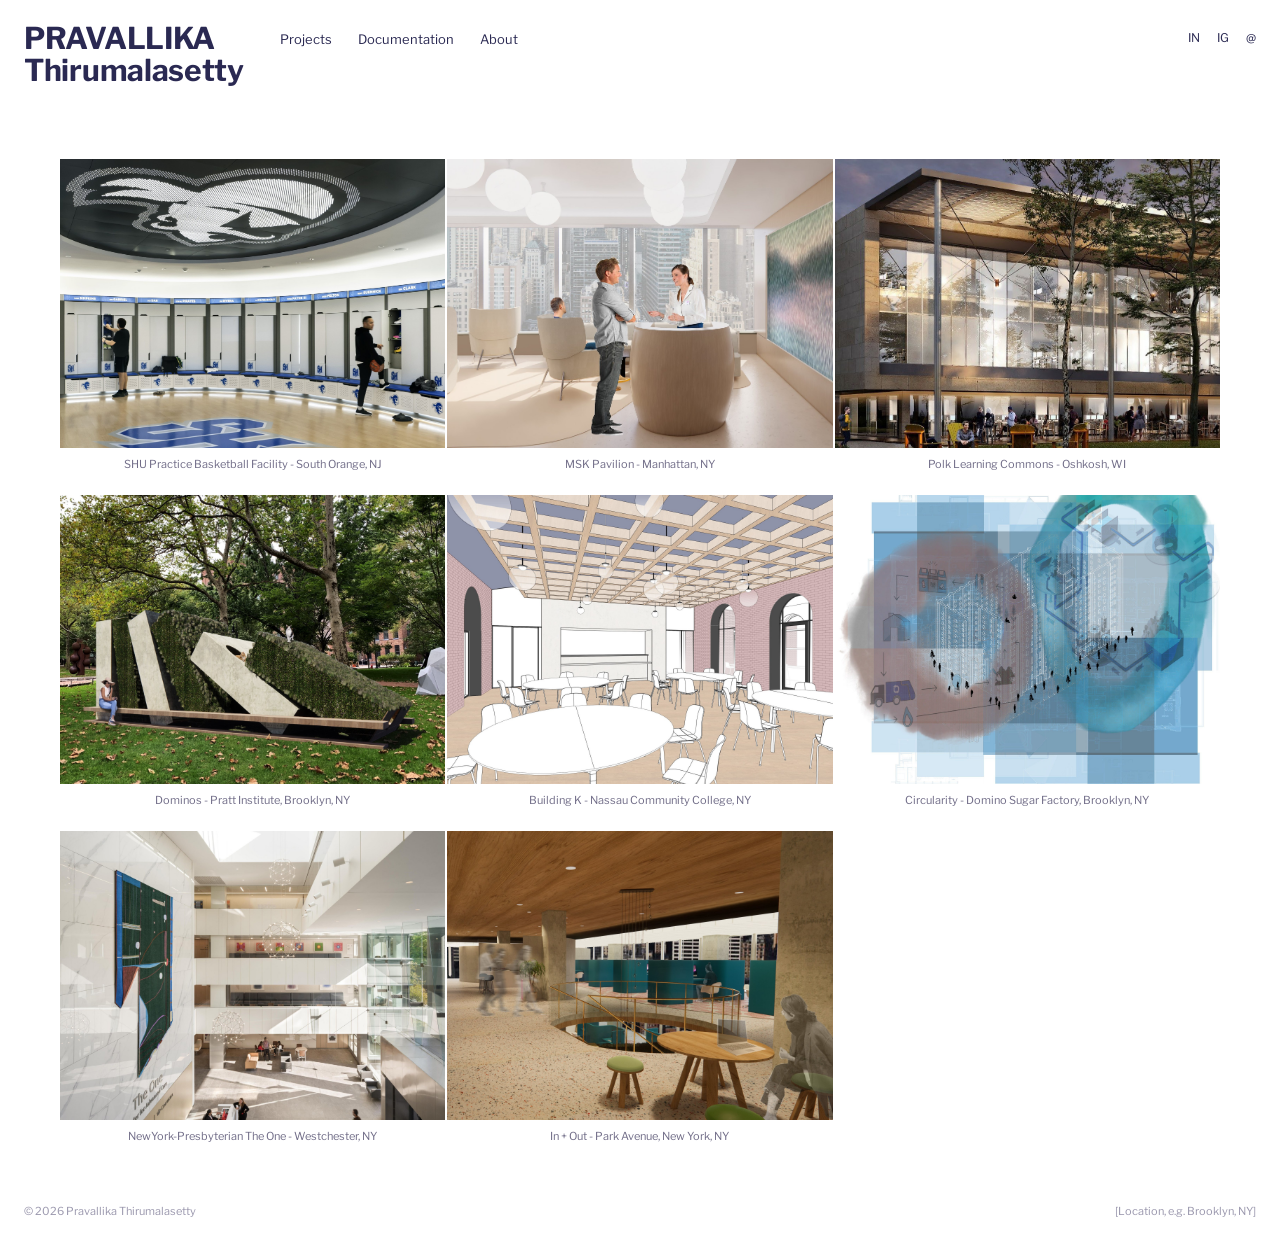
<file: index.html>
<!doctype html>
<html lang="en">
<head>
<meta charset="utf-8">
<meta name="viewport" content="width=device-width, initial-scale=1">
<title>Pravallika Thirumalasetty — Interior Design</title>
<link rel="preconnect" href="https://fonts.googleapis.com">
<link href="https://fonts.googleapis.com/css2?family=Libre+Franklin:wght@400;500;700&display=swap" rel="stylesheet">
<link rel="stylesheet" href="assets/css/site.css">
</head>
<body>
<header class="hd">
  <a class="logo" href="index.html">PRAVALLIKA<br>Thirumalasetty</a>
  <nav class="nav">
    <a href="index.html">Projects</a>
    <a href="documentation.html">Documentation</a>
    <a href="about.html">About</a>
  </nav>
  <div class="soc">
    <a href="https://www.linkedin.com/in/tpravallika/" target="_blank" rel="noopener" aria-label="LinkedIn">in</a>
    <a href="https://www.instagram.com/tpravallika" target="_blank" rel="noopener" aria-label="Instagram">ig</a>
    <a href="mailto:pravallika309@gmail.com" aria-label="Email">@</a>
  </div>
</header>
<main class="main">
<section class="grid"><a class="card" href="work/seton-hall.html"><span class="ph"><img src="assets/img/seton-hall/01.jpg" alt="SHU Practice Basketball Facility" loading="lazy"></span><span class="cap">SHU Practice Basketball Facility - South Orange, NJ</span></a>
<a class="card" href="work/msk-pavilion.html"><span class="ph"><img src="assets/img/msk-pavilion/01.jpg" alt="MSK Pavilion" loading="lazy"></span><span class="cap">MSK Pavilion - Manhattan, NY</span></a>
<a class="card" href="work/polk-learning-commons.html"><span class="ph"><img src="assets/img/polk-learning-commons/01.jpg" alt="Polk Learning Commons" loading="lazy"></span><span class="cap">Polk Learning Commons - Oshkosh, WI</span></a>
<a class="card" href="work/dominos.html"><span class="ph"><img src="assets/img/dominos/01.jpg" alt="Dominos" loading="lazy"></span><span class="cap">Dominos - Pratt Institute, Brooklyn, NY</span></a>
<a class="card" href="work/building-k.html"><span class="ph"><img src="assets/img/building-k/01.jpg" alt="Building K" loading="lazy"></span><span class="cap">Building K - Nassau Community College, NY</span></a>
<a class="card" href="work/circularity.html"><span class="ph"><img src="assets/img/circularity/01.jpg" alt="Circularity" loading="lazy"></span><span class="cap">Circularity - Domino Sugar Factory, Brooklyn, NY</span></a>
<a class="card" href="work/the-one.html"><span class="ph"><img src="assets/img/the-one/01.jpg" alt="The One" loading="lazy"></span><span class="cap">NewYork-Presbyterian The One - Westchester, NY</span></a>
<a class="card" href="work/in-out.html"><span class="ph"><img src="assets/img/in-out/01.jpg" alt="In + Out" loading="lazy"></span><span class="cap">In + Out - Park Avenue, New York, NY</span></a></section>
</main>
<footer class="ft"><span>© 2026 Pravallika Thirumalasetty</span><span>[Location, e.g. Brooklyn, NY]</span></footer>
<div class="lb" id="lb" hidden><img alt=""><button aria-label="Close">×</button></div>
<script>
(function(){var lb=document.getElementById('lb'),im=lb.querySelector('img');
document.querySelectorAll('.g a.z').forEach(function(a){a.addEventListener('click',function(e){e.preventDefault();im.src=a.href;lb.hidden=false;document.body.style.overflow='hidden';});});
function close(){lb.hidden=true;im.src='';document.body.style.overflow='';}
lb.addEventListener('click',close);document.addEventListener('keydown',function(e){if(e.key==='Escape')close();});})();
</script>
</body>
</html>
</file>
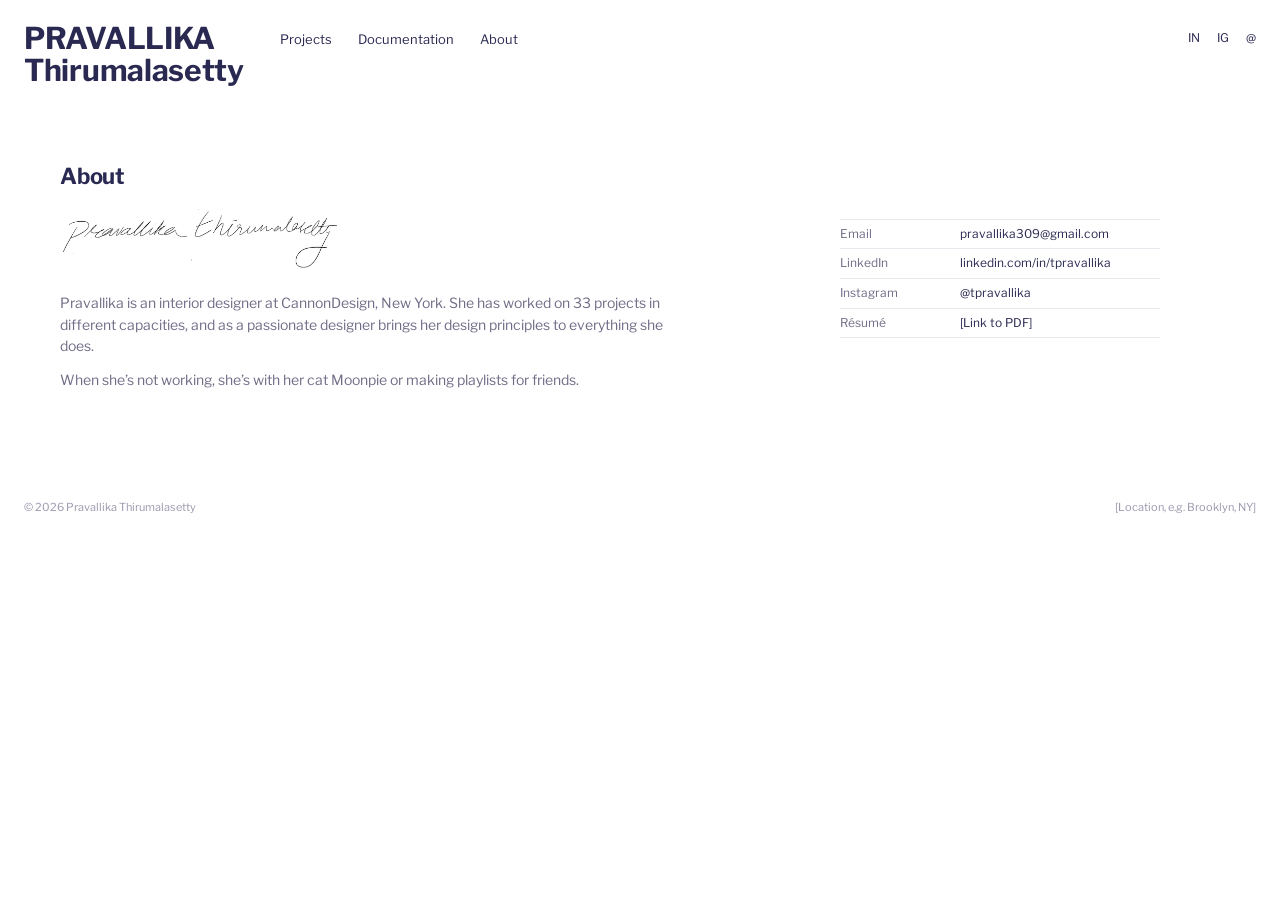
<file: about.html>
<!doctype html>
<html lang="en">
<head>
<meta charset="utf-8">
<meta name="viewport" content="width=device-width, initial-scale=1">
<title>About — Pravallika Thirumalasetty</title>
<link rel="preconnect" href="https://fonts.googleapis.com">
<link href="https://fonts.googleapis.com/css2?family=Libre+Franklin:wght@400;500;700&display=swap" rel="stylesheet">
<link rel="stylesheet" href="assets/css/site.css">
</head>
<body>
<header class="hd">
  <a class="logo" href="index.html">PRAVALLIKA<br>Thirumalasetty</a>
  <nav class="nav">
    <a href="index.html">Projects</a>
    <a href="documentation.html">Documentation</a>
    <a href="about.html">About</a>
  </nav>
  <div class="soc">
    <a href="https://www.linkedin.com/in/tpravallika/" target="_blank" rel="noopener" aria-label="LinkedIn">in</a>
    <a href="https://www.instagram.com/tpravallika" target="_blank" rel="noopener" aria-label="Instagram">ig</a>
    <a href="mailto:pravallika309@gmail.com" aria-label="Email">@</a>
  </div>
</header>
<main class="main">
<article class="proj about">
  <div class="ph-title"><h1>About</h1></div>
  <div class="info">
    <div class="txt">
      <img class="sig" src="assets/img/about/01.jpg" alt="Pravallika Thirumalasetty">
      <p>Pravallika is an interior designer at CannonDesign, New York. She has worked on 33 projects in different capacities, and as a passionate designer brings her design principles to everything she does.</p>
      <p>When she’s not working, she’s with her cat Moonpie or making playlists for friends.</p>
    </div>
    <dl class="meta">
      <div><dt>Email</dt><dd><a href="mailto:pravallika309@gmail.com">pravallika309@gmail.com</a></dd></div>
      <div><dt>LinkedIn</dt><dd><a href="https://www.linkedin.com/in/tpravallika/" target="_blank" rel="noopener">linkedin.com/in/tpravallika</a></dd></div>
      <div><dt>Instagram</dt><dd><a href="https://www.instagram.com/tpravallika" target="_blank" rel="noopener">@tpravallika</a></dd></div>
      <div><dt>Résumé</dt><dd>[Link to PDF]</dd></div>
    </dl>
  </div>
</article>
</main>
<footer class="ft"><span>© 2026 Pravallika Thirumalasetty</span><span>[Location, e.g. Brooklyn, NY]</span></footer>
<div class="lb" id="lb" hidden><img alt=""><button aria-label="Close">×</button></div>
<script>
(function(){var lb=document.getElementById('lb'),im=lb.querySelector('img');
document.querySelectorAll('.g a.z').forEach(function(a){a.addEventListener('click',function(e){e.preventDefault();im.src=a.href;lb.hidden=false;document.body.style.overflow='hidden';});});
function close(){lb.hidden=true;im.src='';document.body.style.overflow='';}
lb.addEventListener('click',close);document.addEventListener('keydown',function(e){if(e.key==='Escape')close();});})();
</script>
</body>
</html>
</file>
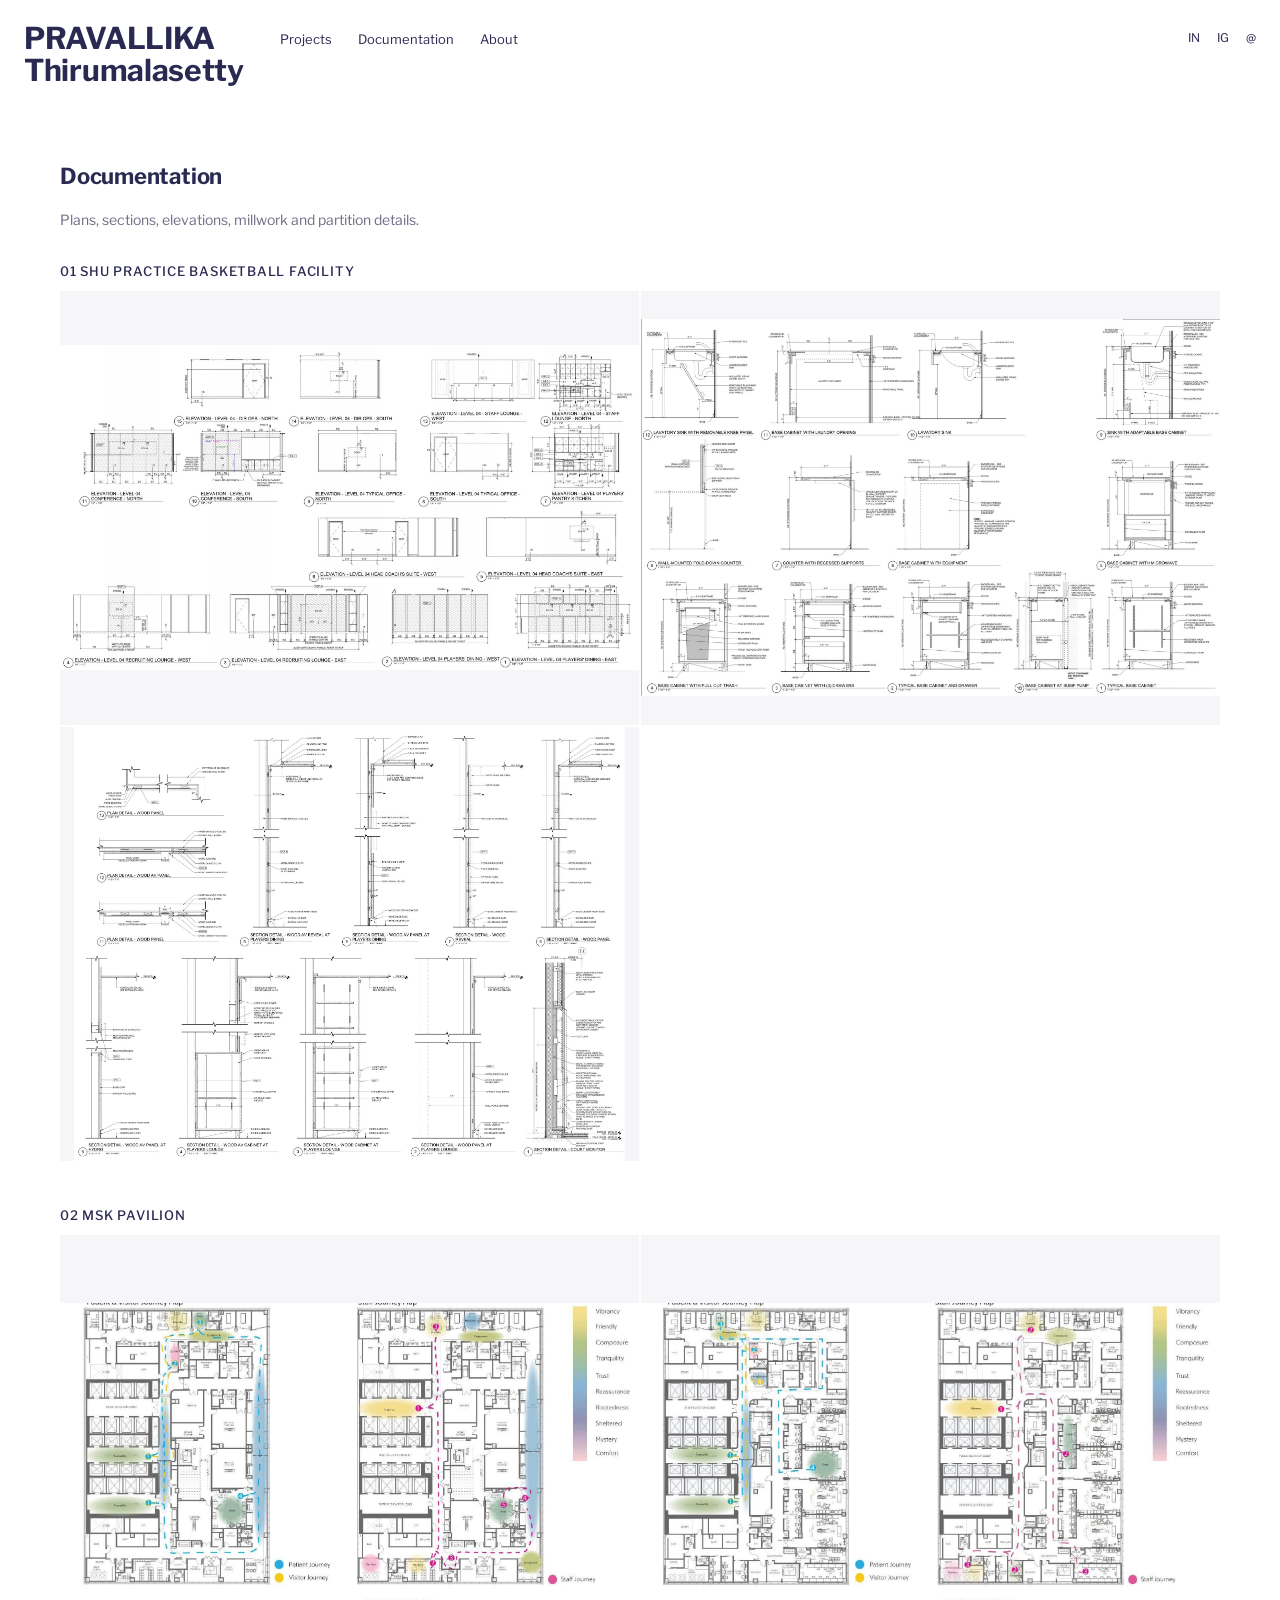
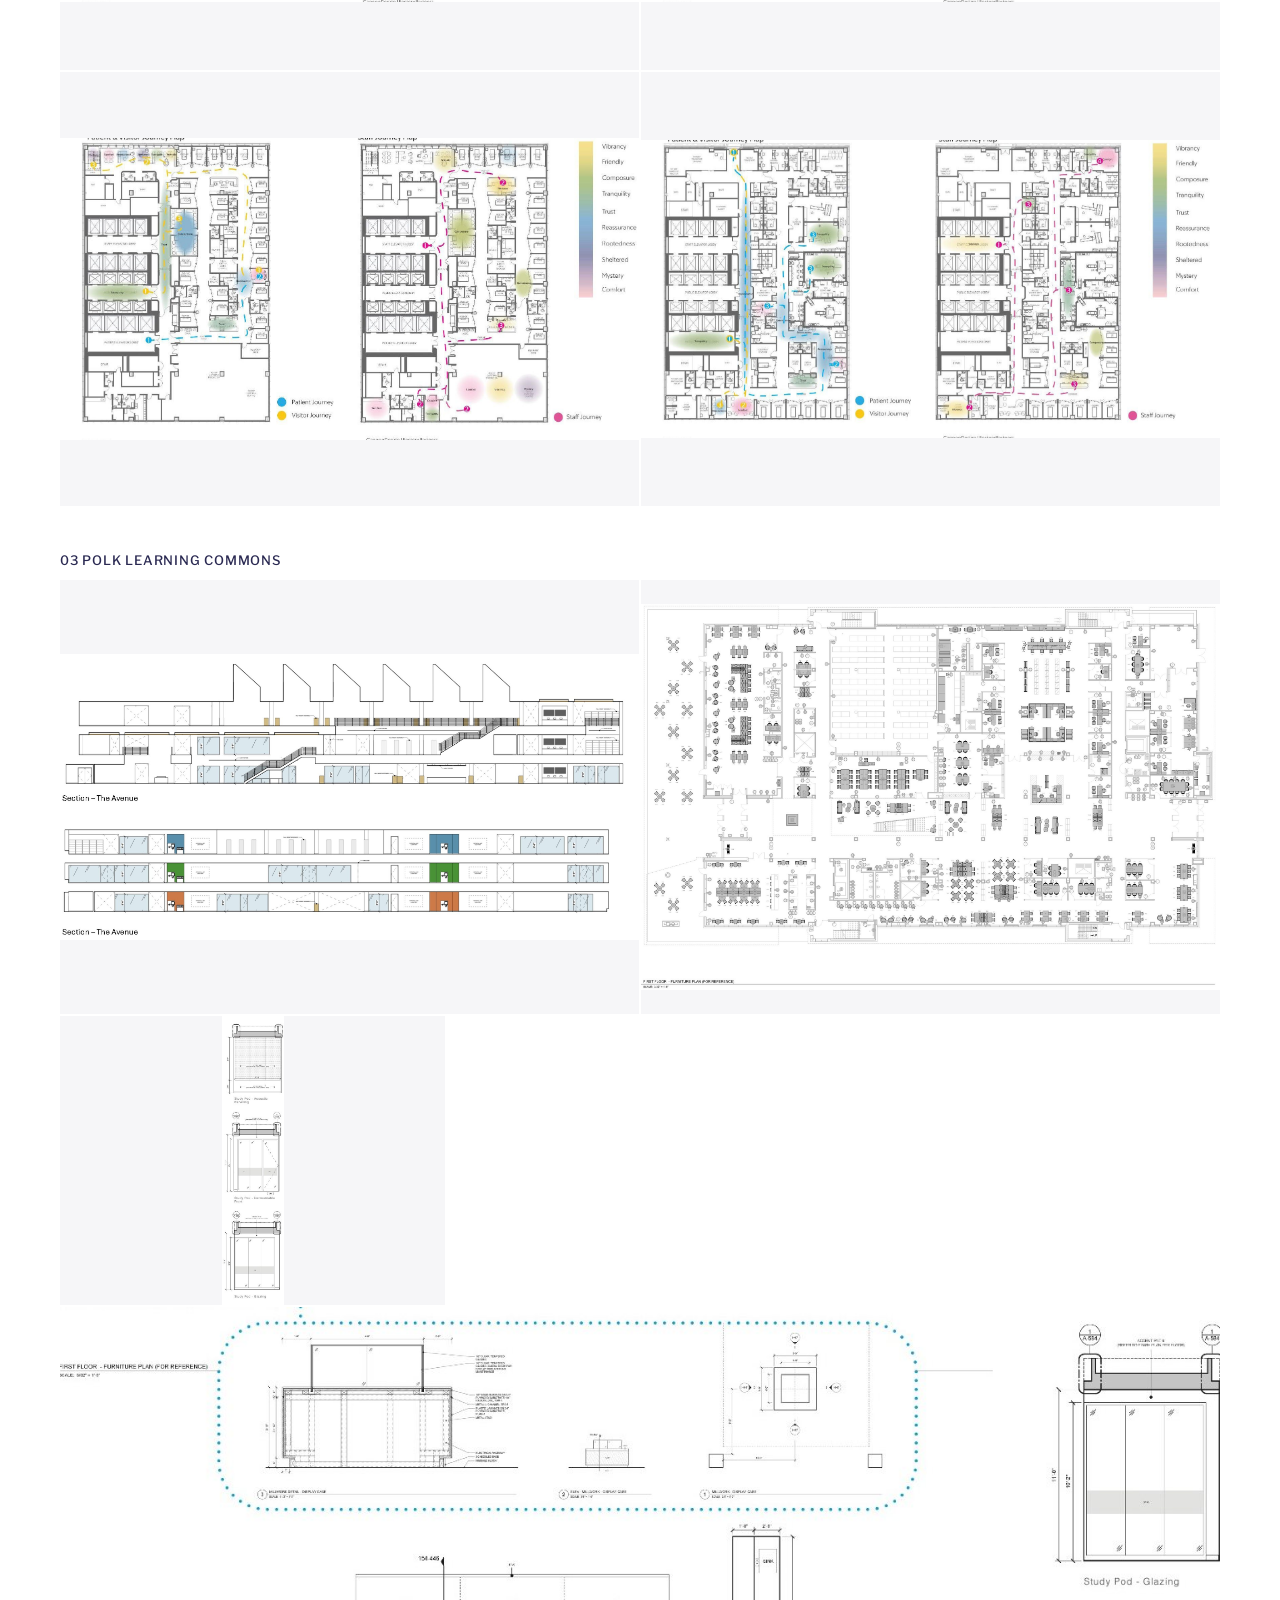
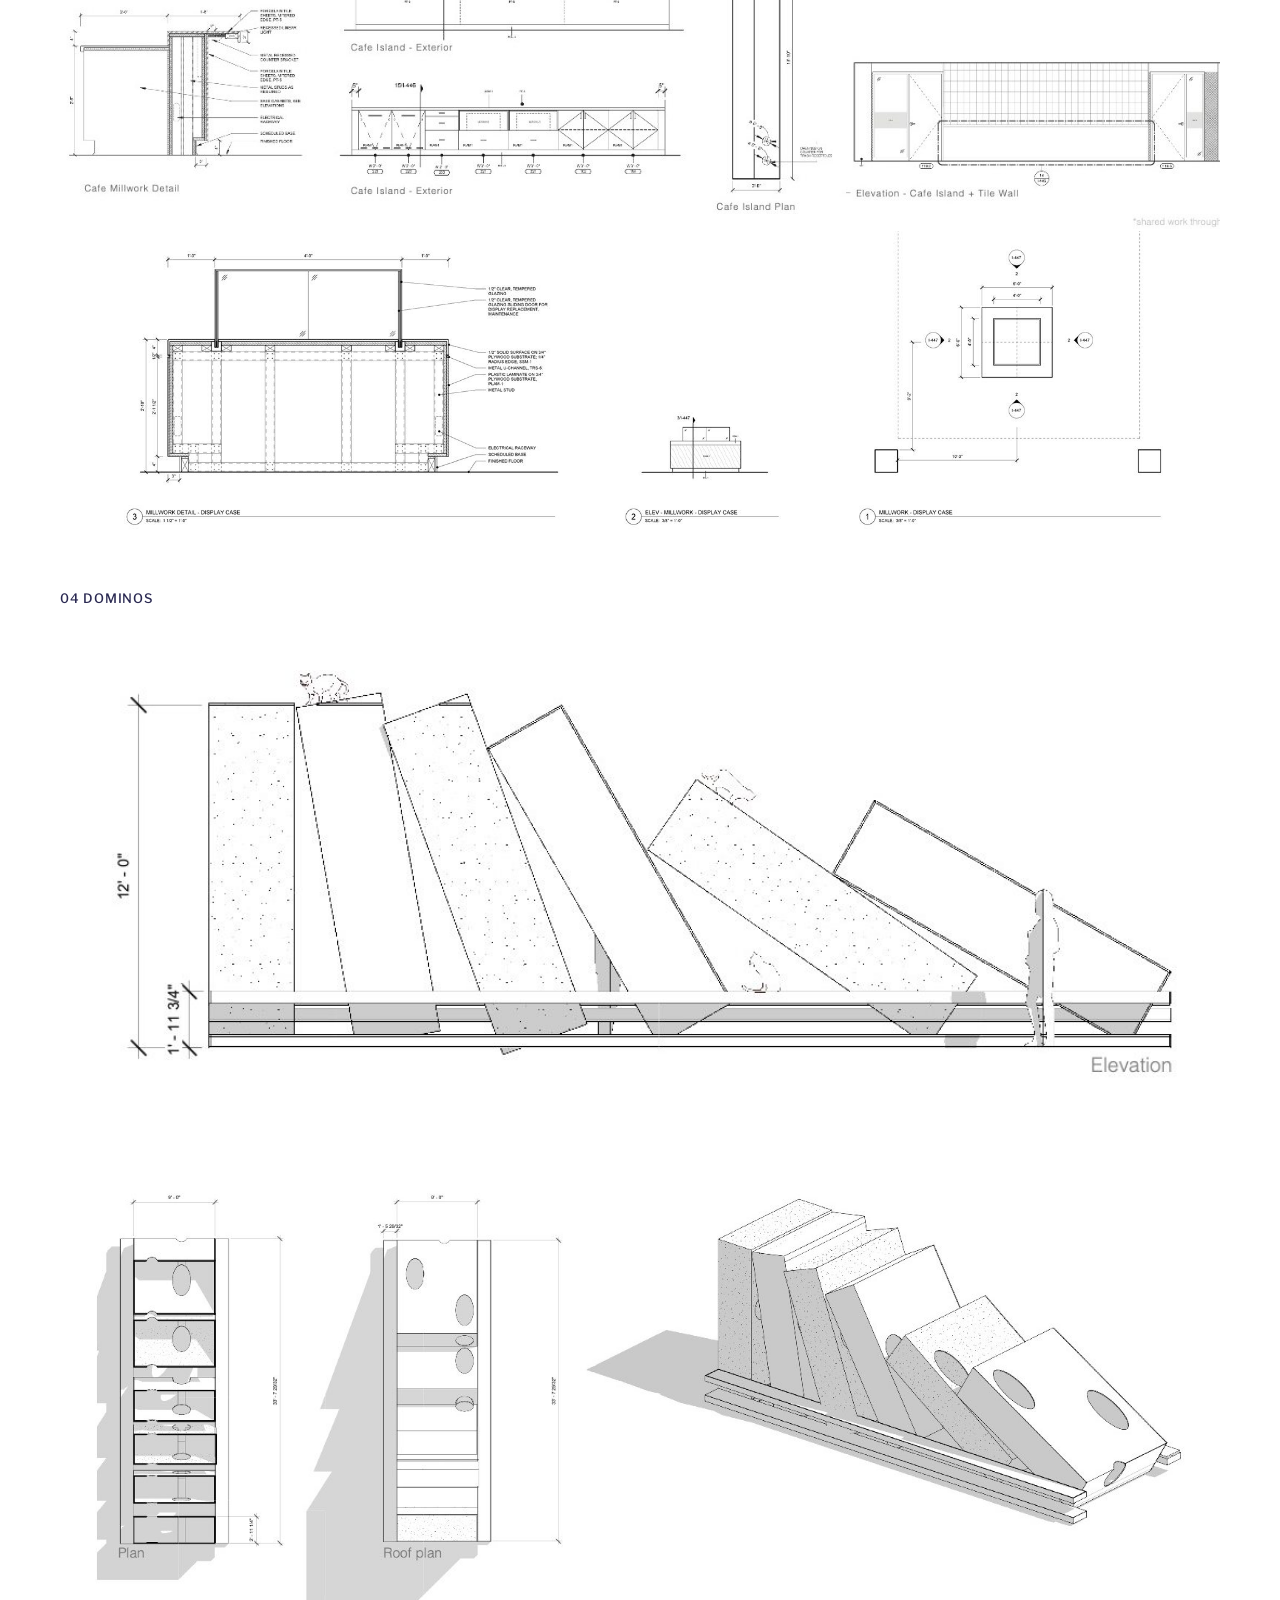
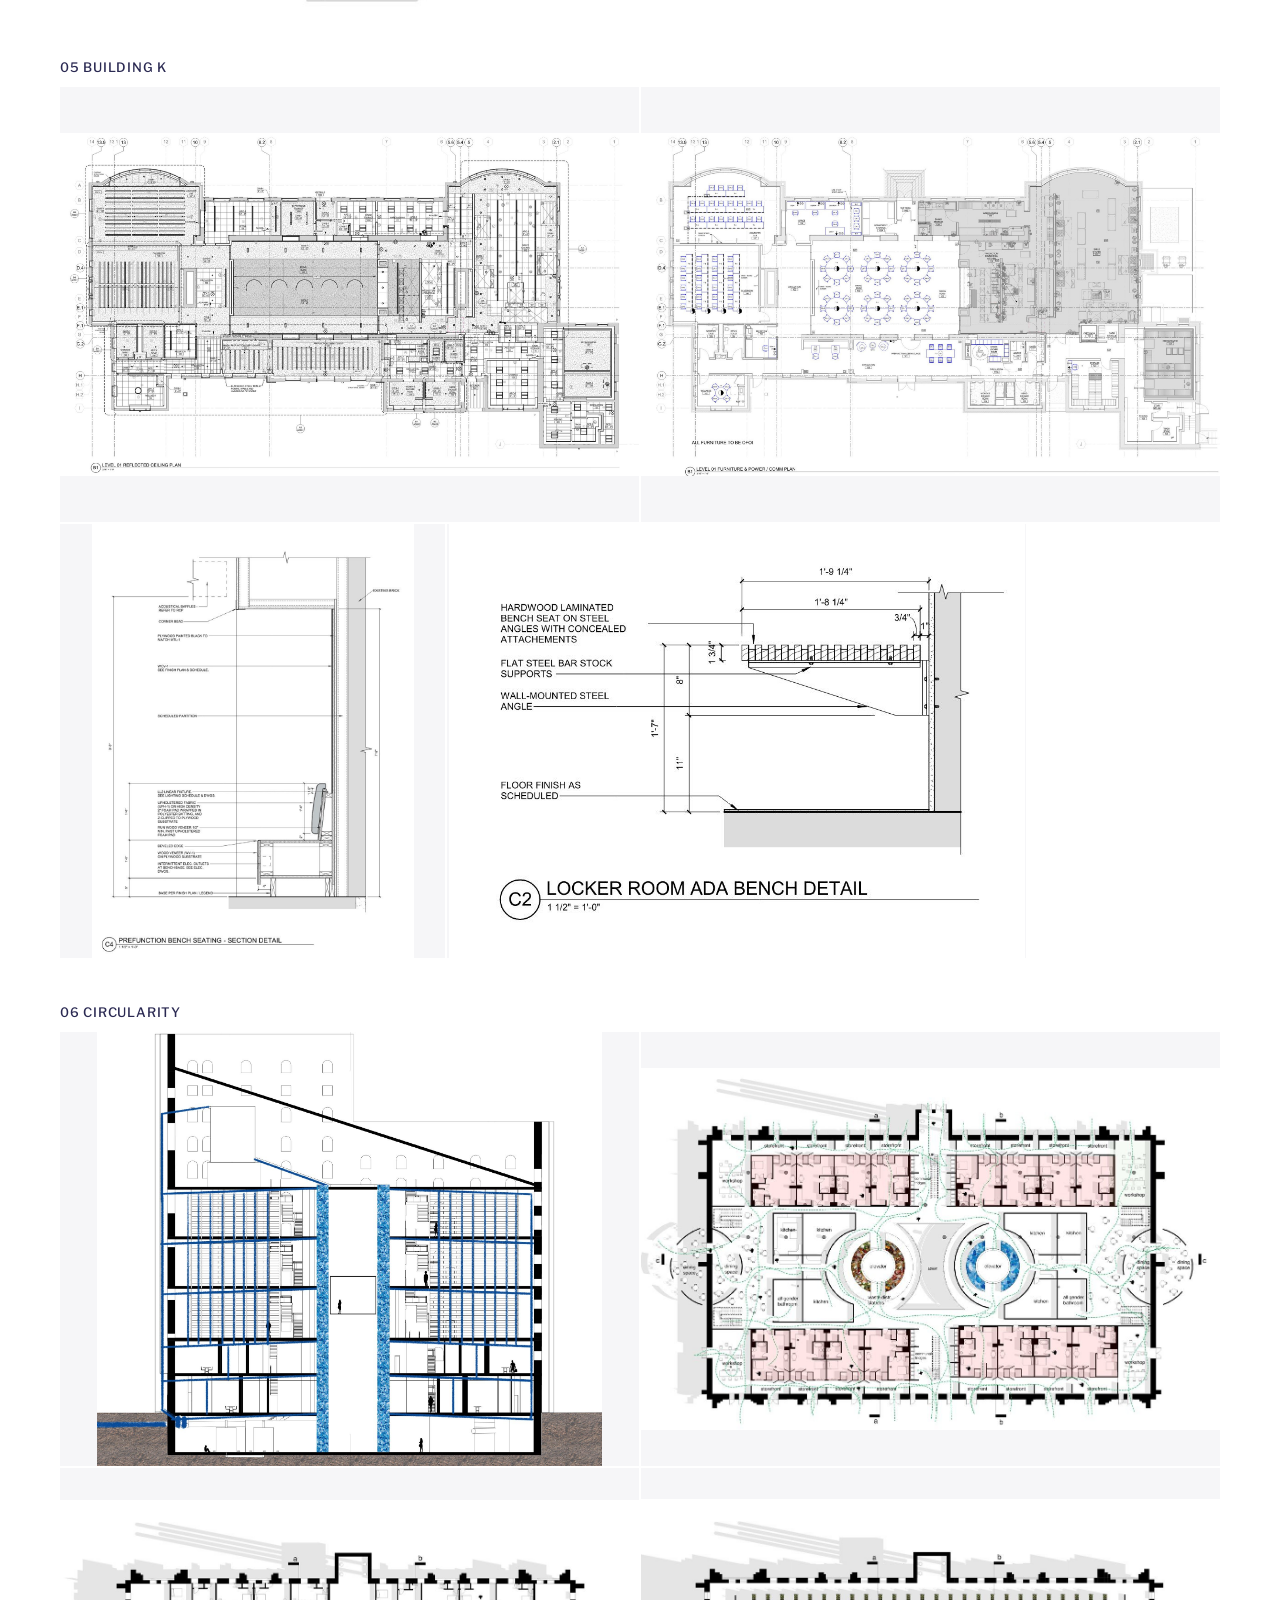
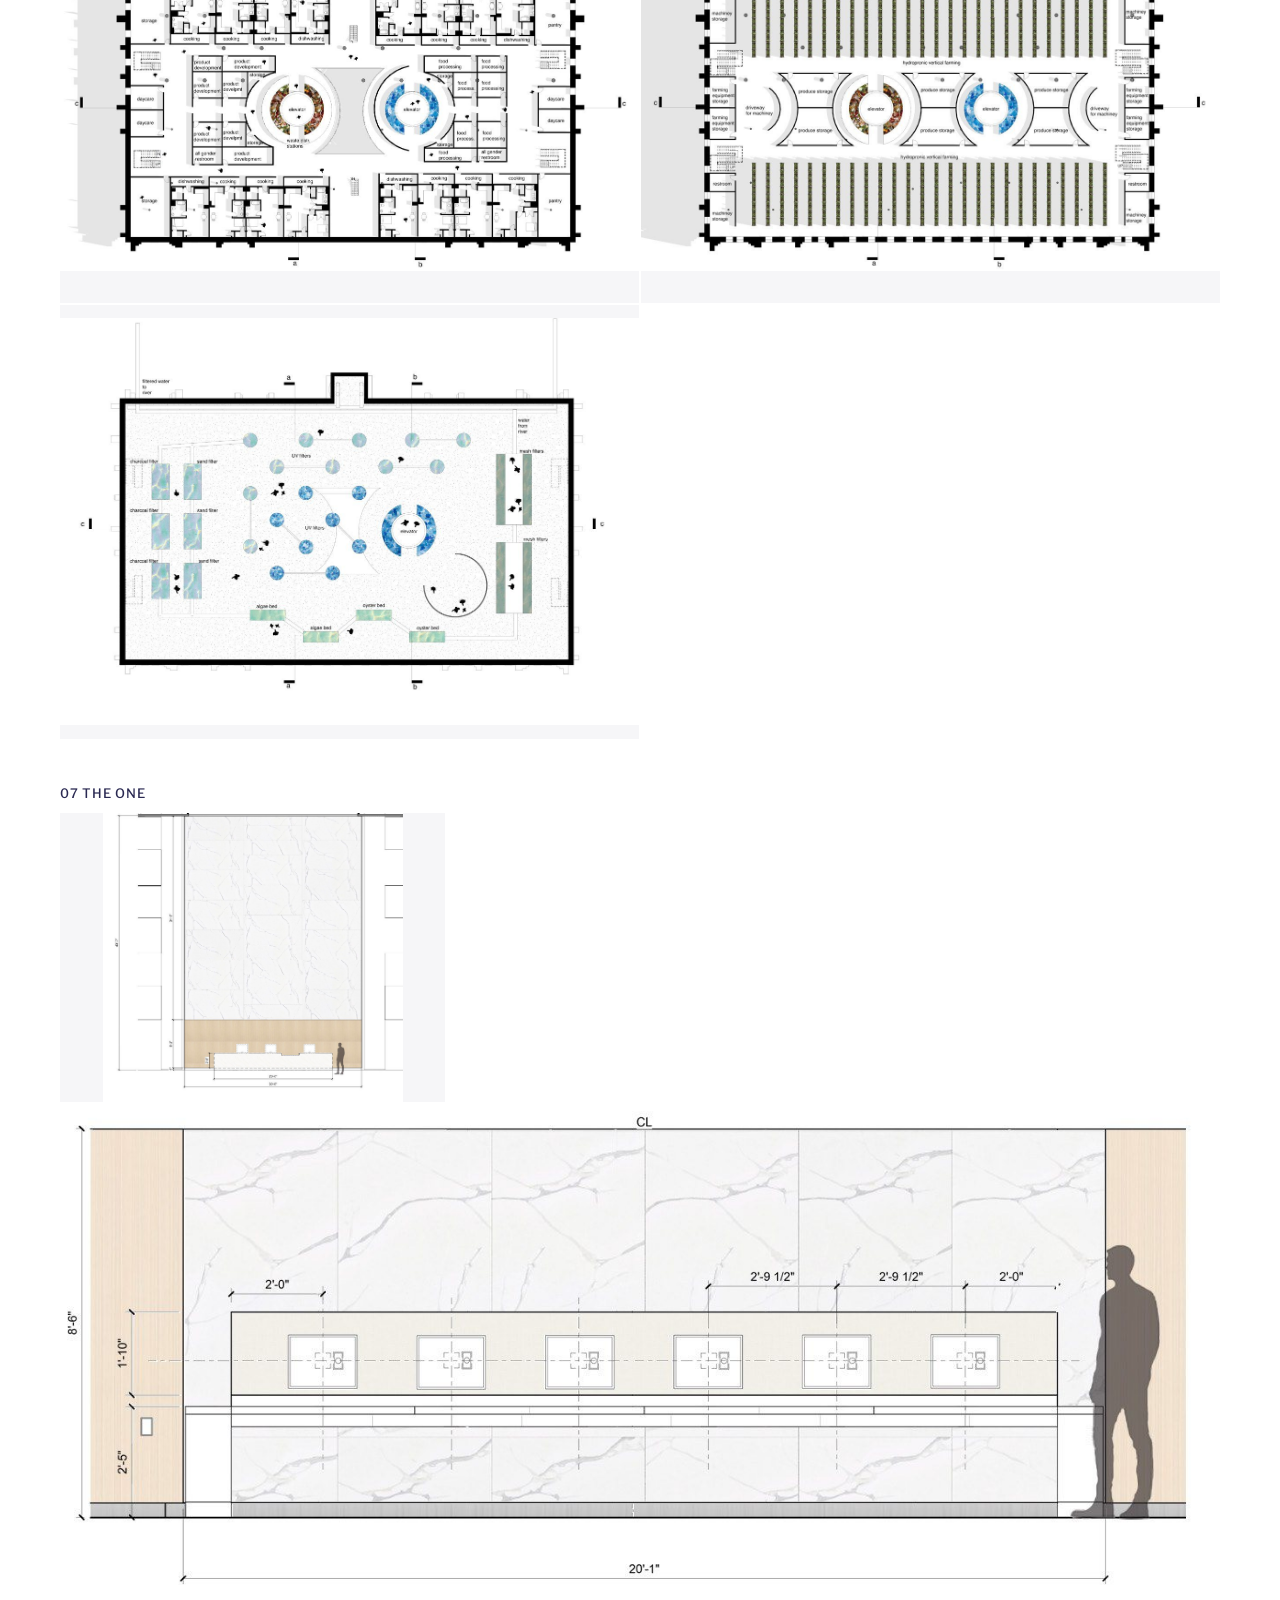
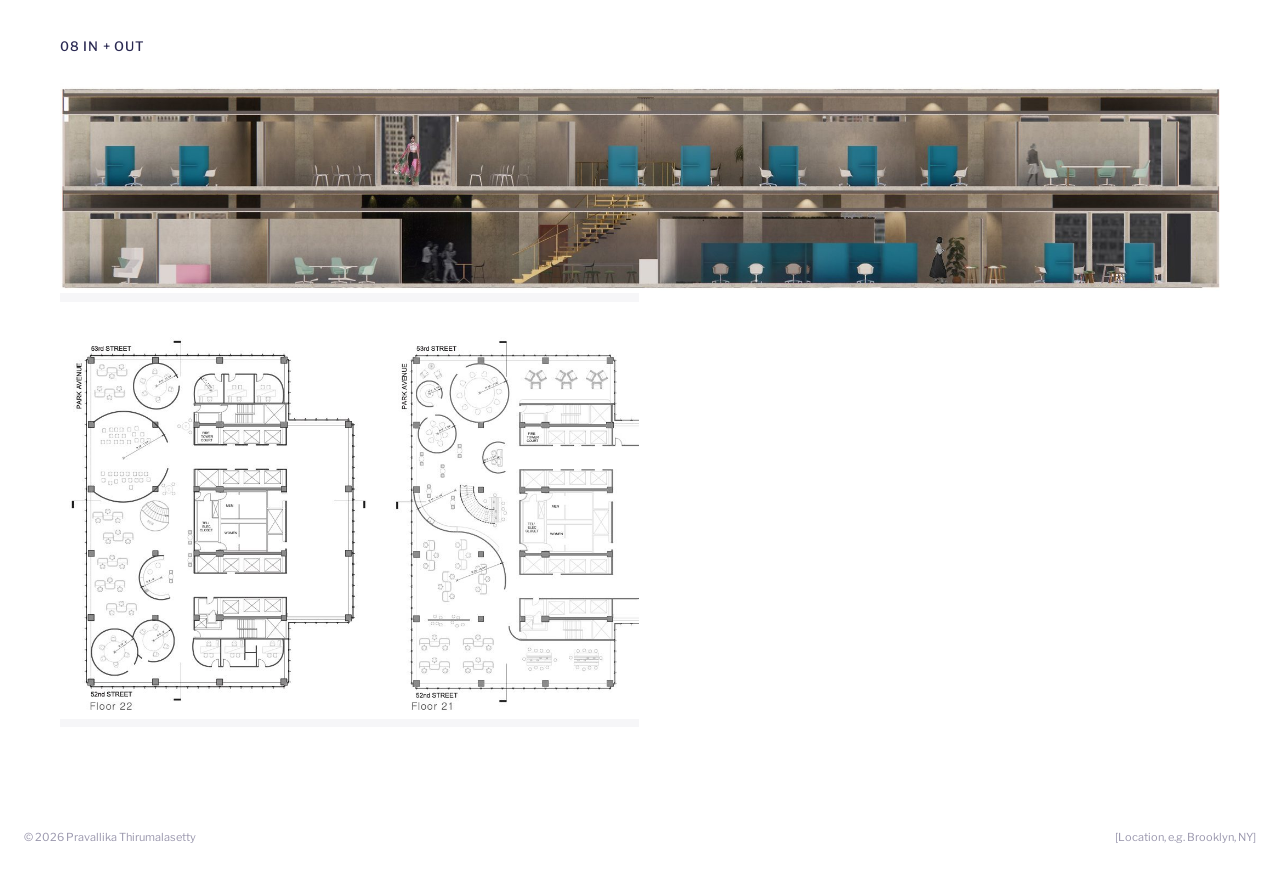
<file: documentation.html>
<!doctype html>
<html lang="en">
<head>
<meta charset="utf-8">
<meta name="viewport" content="width=device-width, initial-scale=1">
<title>Documentation — Pravallika Thirumalasetty</title>
<link rel="preconnect" href="https://fonts.googleapis.com">
<link href="https://fonts.googleapis.com/css2?family=Libre+Franklin:wght@400;500;700&display=swap" rel="stylesheet">
<link rel="stylesheet" href="assets/css/site.css">
</head>
<body>
<header class="hd">
  <a class="logo" href="index.html">PRAVALLIKA<br>Thirumalasetty</a>
  <nav class="nav">
    <a href="index.html">Projects</a>
    <a href="documentation.html">Documentation</a>
    <a href="about.html">About</a>
  </nav>
  <div class="soc">
    <a href="https://www.linkedin.com/in/tpravallika/" target="_blank" rel="noopener" aria-label="LinkedIn">in</a>
    <a href="https://www.instagram.com/tpravallika" target="_blank" rel="noopener" aria-label="Instagram">ig</a>
    <a href="mailto:pravallika309@gmail.com" aria-label="Email">@</a>
  </div>
</header>
<main class="main">
<div class="proj"><div class="ph-title"><h1>Documentation</h1></div><p class="lede">Plans, sections, elevations, millwork and partition details.</p><section class="docsec"><h2><a href="work/seton-hall.html">01 SHU Practice Basketball Facility</a></h2><div class="g"><a class="z s2" href="assets/img/seton-hall/13.jpg"><img src="assets/img/seton-hall/13.jpg" alt="SHU Practice Basketball Facility — drawing" loading="lazy"></a><a class="z s2" href="assets/img/seton-hall/14.jpg"><img src="assets/img/seton-hall/14.jpg" alt="SHU Practice Basketball Facility — drawing" loading="lazy"></a><a class="z s2" href="assets/img/seton-hall/15.jpg"><img src="assets/img/seton-hall/15.jpg" alt="SHU Practice Basketball Facility — drawing" loading="lazy"></a></div></section><section class="docsec"><h2><a href="work/msk-pavilion.html">02 MSK Pavilion</a></h2><div class="g"><a class="z s2" href="assets/img/msk-pavilion/09.jpg"><img src="assets/img/msk-pavilion/09.jpg" alt="MSK Pavilion — drawing" loading="lazy"></a><a class="z s2" href="assets/img/msk-pavilion/10.jpg"><img src="assets/img/msk-pavilion/10.jpg" alt="MSK Pavilion — drawing" loading="lazy"></a><a class="z s2" href="assets/img/msk-pavilion/11.jpg"><img src="assets/img/msk-pavilion/11.jpg" alt="MSK Pavilion — drawing" loading="lazy"></a><a class="z s2" href="assets/img/msk-pavilion/12.jpg"><img src="assets/img/msk-pavilion/12.jpg" alt="MSK Pavilion — drawing" loading="lazy"></a></div></section><section class="docsec"><h2><a href="work/polk-learning-commons.html">03 Polk Learning Commons</a></h2><div class="g"><a class="z s2" href="assets/img/polk-learning-commons/08.jpg"><img src="assets/img/polk-learning-commons/08.jpg" alt="Polk Learning Commons — drawing" loading="lazy"></a><a class="z s2" href="assets/img/polk-learning-commons/09.jpg"><img src="assets/img/polk-learning-commons/09.jpg" alt="Polk Learning Commons — drawing" loading="lazy"></a><a class="z s1" href="assets/img/polk-learning-commons/11.jpg"><img src="assets/img/polk-learning-commons/11.jpg" alt="Polk Learning Commons — drawing" loading="lazy"></a><a class="z s3" href="assets/img/polk-learning-commons/12.jpg"><img src="assets/img/polk-learning-commons/12.jpg" alt="Polk Learning Commons — drawing" loading="lazy"></a><a class="z s3" href="assets/img/polk-learning-commons/13.jpg"><img src="assets/img/polk-learning-commons/13.jpg" alt="Polk Learning Commons — drawing" loading="lazy"></a></div></section><section class="docsec"><h2><a href="work/dominos.html">04 Dominos</a></h2><div class="g"><a class="z s3" href="assets/img/dominos/02.jpg"><img src="assets/img/dominos/02.jpg" alt="Dominos — drawing" loading="lazy"></a><a class="z s3" href="assets/img/dominos/03.jpg"><img src="assets/img/dominos/03.jpg" alt="Dominos — drawing" loading="lazy"></a></div></section><section class="docsec"><h2><a href="work/building-k.html">05 Building K</a></h2><div class="g"><a class="z s2" href="assets/img/building-k/06.jpg"><img src="assets/img/building-k/06.jpg" alt="Building K — drawing" loading="lazy"></a><a class="z s2" href="assets/img/building-k/07.jpg"><img src="assets/img/building-k/07.jpg" alt="Building K — drawing" loading="lazy"></a><a class="z s1" href="assets/img/building-k/08.jpg"><img src="assets/img/building-k/08.jpg" alt="Building K — drawing" loading="lazy"></a><a class="z s2" href="assets/img/building-k/09.jpg"><img src="assets/img/building-k/09.jpg" alt="Building K — drawing" loading="lazy"></a></div></section><section class="docsec"><h2><a href="work/circularity.html">06 Circularity</a></h2><div class="g"><a class="z s2" href="assets/img/circularity/07.jpg"><img src="assets/img/circularity/07.jpg" alt="Circularity — drawing" loading="lazy"></a><a class="z s2" href="assets/img/circularity/13.jpg"><img src="assets/img/circularity/13.jpg" alt="Circularity — drawing" loading="lazy"></a><a class="z s2" href="assets/img/circularity/14.jpg"><img src="assets/img/circularity/14.jpg" alt="Circularity — drawing" loading="lazy"></a><a class="z s2" href="assets/img/circularity/15.jpg"><img src="assets/img/circularity/15.jpg" alt="Circularity — drawing" loading="lazy"></a><a class="z s2" href="assets/img/circularity/16.jpg"><img src="assets/img/circularity/16.jpg" alt="Circularity — drawing" loading="lazy"></a></div></section><section class="docsec"><h2><a href="work/the-one.html">07 The One</a></h2><div class="g"><a class="z s1" href="assets/img/the-one/04.jpg"><img src="assets/img/the-one/04.jpg" alt="The One — drawing" loading="lazy"></a><a class="z s3" href="assets/img/the-one/05.jpg"><img src="assets/img/the-one/05.jpg" alt="The One — drawing" loading="lazy"></a></div></section><section class="docsec"><h2><a href="work/in-out.html">08 In + Out</a></h2><div class="g"><a class="z s3" href="assets/img/in-out/04.jpg"><img src="assets/img/in-out/04.jpg" alt="In + Out — drawing" loading="lazy"></a><a class="z s2" href="assets/img/in-out/07.jpg"><img src="assets/img/in-out/07.jpg" alt="In + Out — drawing" loading="lazy"></a></div></section></div>
</main>
<footer class="ft"><span>© 2026 Pravallika Thirumalasetty</span><span>[Location, e.g. Brooklyn, NY]</span></footer>
<div class="lb" id="lb" hidden><img alt=""><button aria-label="Close">×</button></div>
<script>
(function(){var lb=document.getElementById('lb'),im=lb.querySelector('img');
document.querySelectorAll('.g a.z').forEach(function(a){a.addEventListener('click',function(e){e.preventDefault();im.src=a.href;lb.hidden=false;document.body.style.overflow='hidden';});});
function close(){lb.hidden=true;im.src='';document.body.style.overflow='';}
lb.addEventListener('click',close);document.addEventListener('keydown',function(e){if(e.key==='Escape')close();});})();
</script>
</body>
</html>
</file>
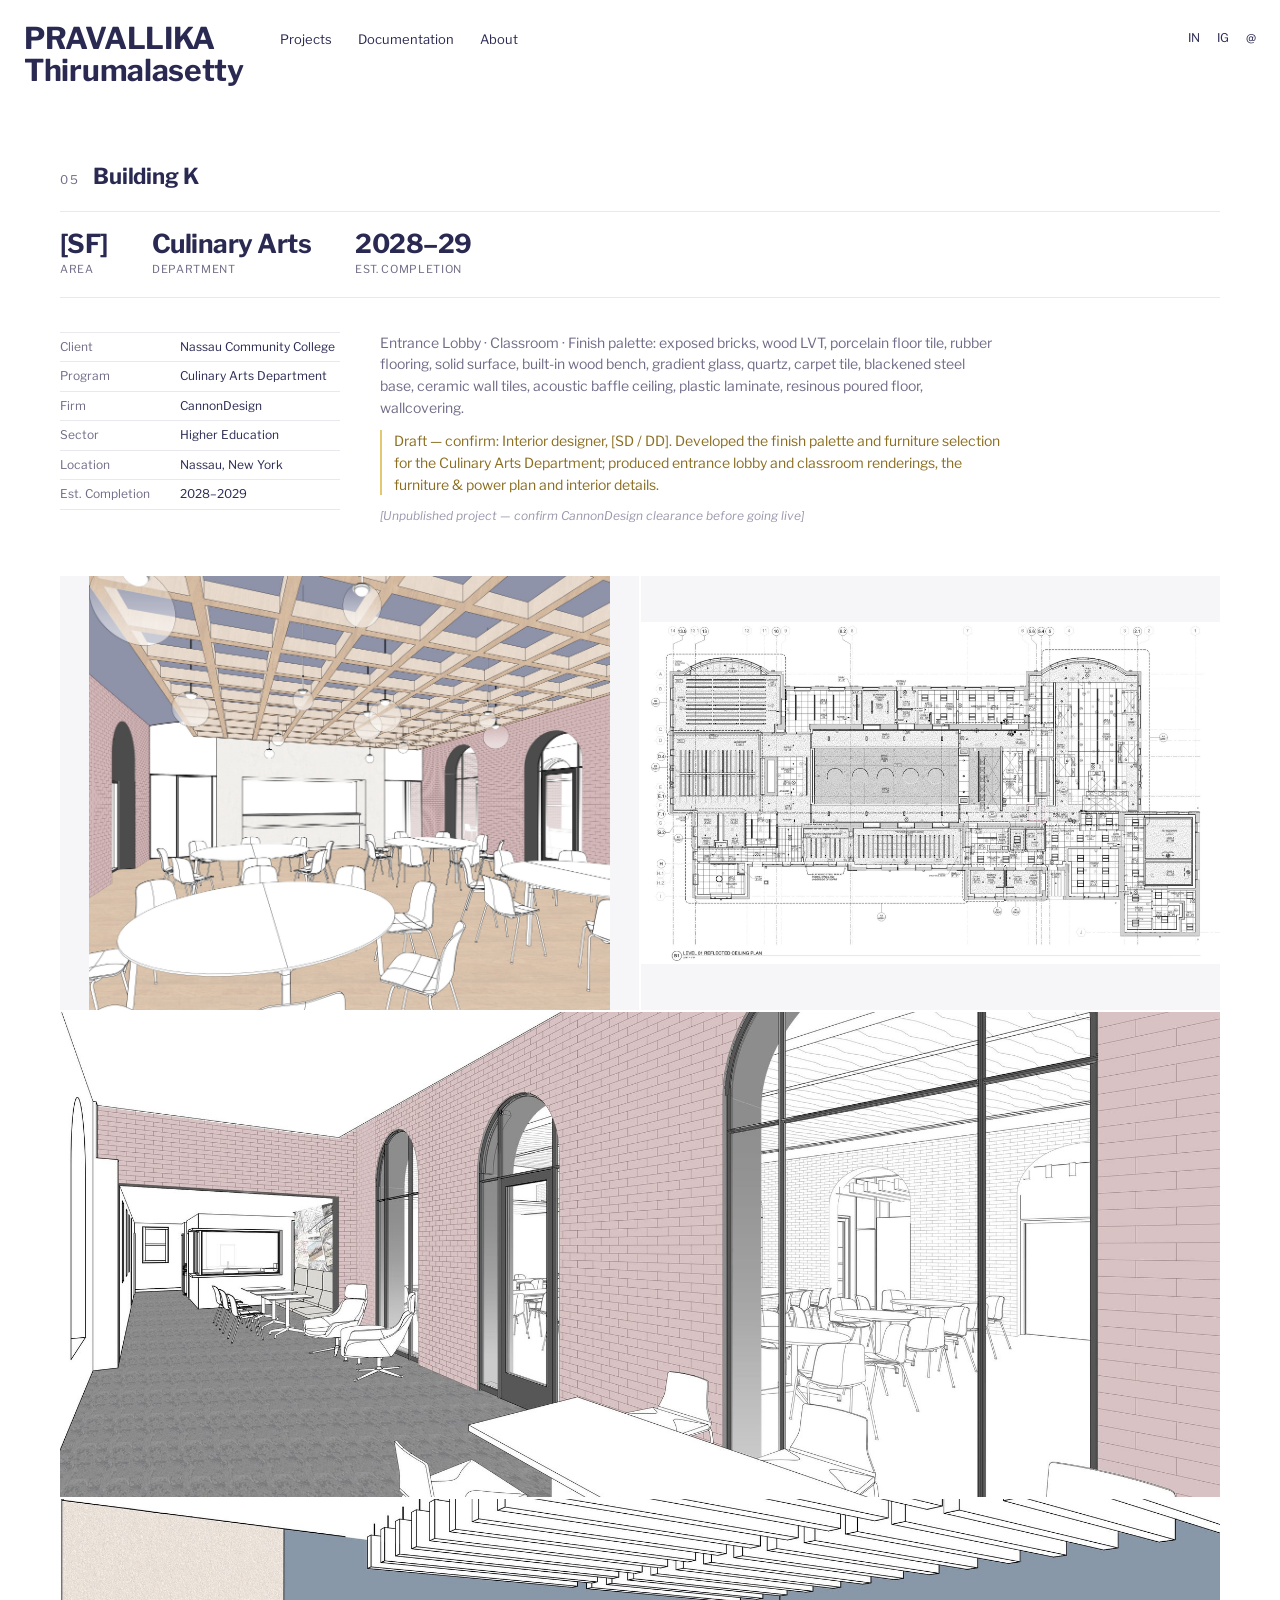
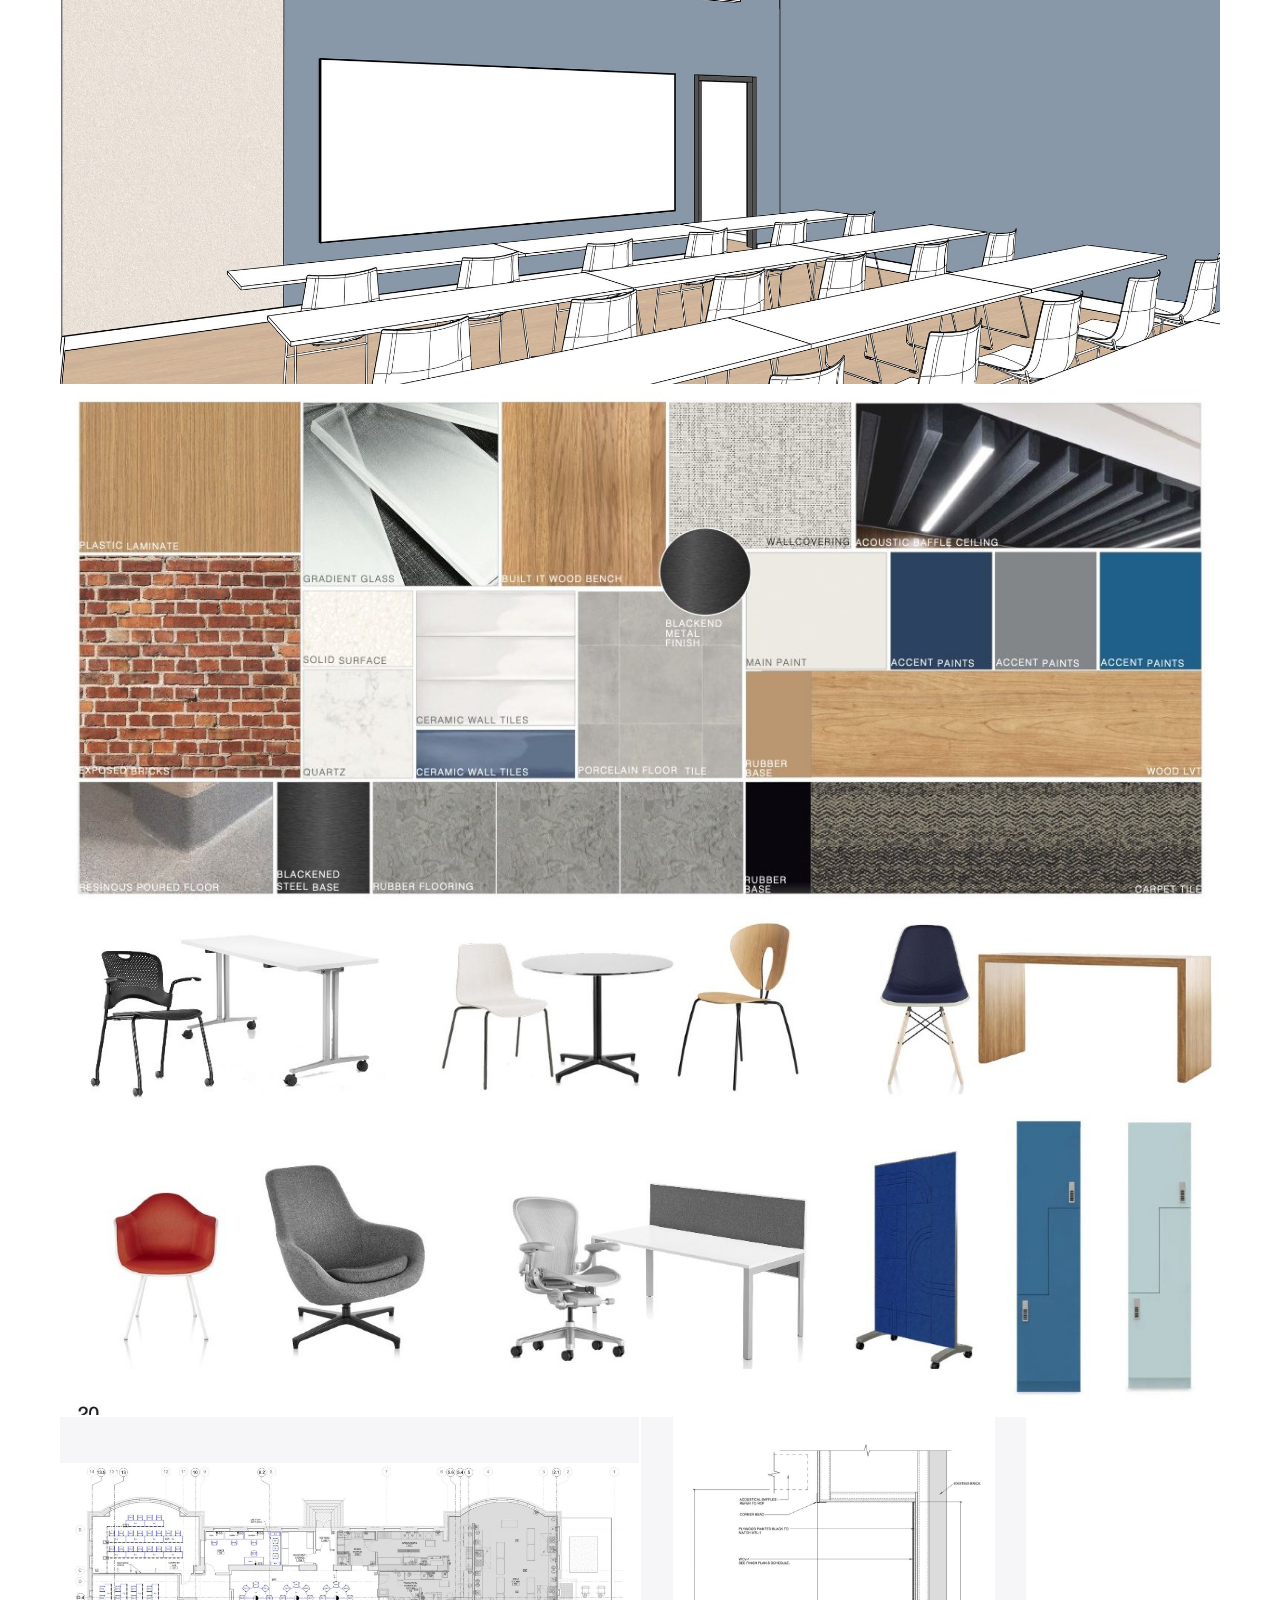
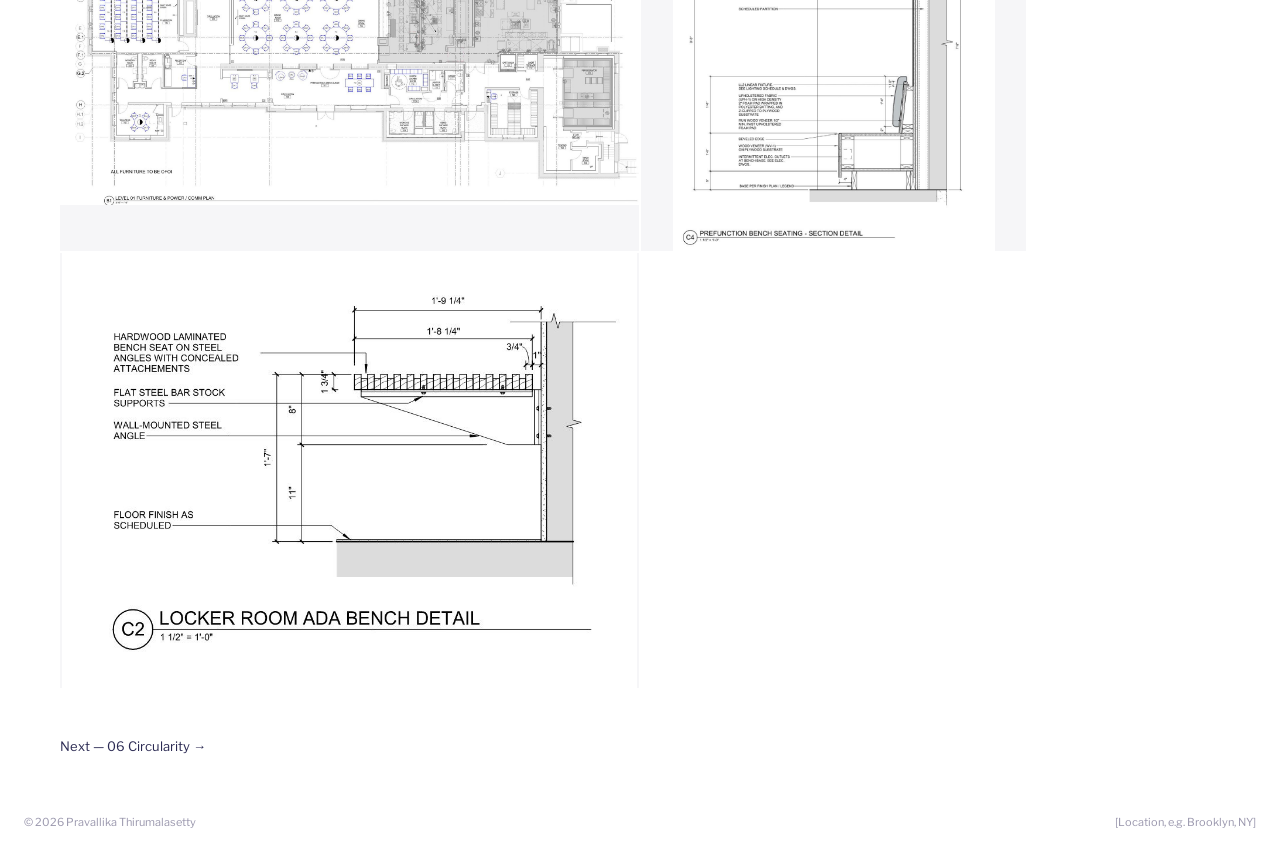
<file: work/building-k.html>
<!doctype html>
<html lang="en">
<head>
<meta charset="utf-8">
<meta name="viewport" content="width=device-width, initial-scale=1">
<title>Building K — Pravallika Thirumalasetty</title>
<link rel="preconnect" href="https://fonts.googleapis.com">
<link href="https://fonts.googleapis.com/css2?family=Libre+Franklin:wght@400;500;700&display=swap" rel="stylesheet">
<link rel="stylesheet" href="../assets/css/site.css">
</head>
<body>
<header class="hd">
  <a class="logo" href="../index.html">PRAVALLIKA<br>Thirumalasetty</a>
  <nav class="nav">
    <a href="../index.html">Projects</a>
    <a href="../documentation.html">Documentation</a>
    <a href="../about.html">About</a>
  </nav>
  <div class="soc">
    <a href="https://www.linkedin.com/in/tpravallika/" target="_blank" rel="noopener" aria-label="LinkedIn">in</a>
    <a href="https://www.instagram.com/tpravallika" target="_blank" rel="noopener" aria-label="Instagram">ig</a>
    <a href="mailto:pravallika309@gmail.com" aria-label="Email">@</a>
  </div>
</header>
<main class="main">
<article class="proj">
  <div class="ph-title"><span class="num">05</span><h1>Building K</h1></div>
  <div class="stats"><div><b>[SF]</b><span>area</span></div><div><b>Culinary Arts</b><span>department</span></div><div><b>2028–29</b><span>est. completion</span></div></div>
  <div class="info">
    <dl class="meta"><div><dt>Client</dt><dd>Nassau Community College</dd></div><div><dt>Program</dt><dd>Culinary Arts Department</dd></div><div><dt>Firm</dt><dd>CannonDesign</dd></div><div><dt>Sector</dt><dd>Higher Education</dd></div><div><dt>Location</dt><dd>Nassau, New York</dd></div><div><dt>Est. Completion</dt><dd>2028–2029</dd></div></dl>
    <div class="txt"><p>Entrance Lobby · Classroom · Finish palette: exposed bricks, wood LVT, porcelain floor tile, rubber flooring, solid surface, built-in wood bench, gradient glass, quartz, carpet tile, blackened steel base, ceramic wall tiles, acoustic baffle ceiling, plastic laminate, resinous poured floor, wallcovering.</p><p class="draft">Draft — confirm: Interior designer, [SD / DD]. Developed the finish palette and furniture selection for the Culinary Arts Department; produced entrance lobby and classroom renderings, the furniture &amp; power plan and interior details.</p><p class="credit">[Unpublished project — confirm CannonDesign clearance before going live]</p></div>
  </div>
  <div class="g"><a class="z s2" href="../assets/img/building-k/01.jpg"><img src="../assets/img/building-k/01.jpg" alt="Building K — 01" loading="eager"></a><a class="z s3" href="../assets/img/building-k/02.jpg"><img src="../assets/img/building-k/02.jpg" alt="Building K — 02" loading="lazy"></a><a class="z s3" href="../assets/img/building-k/03.jpg"><img src="../assets/img/building-k/03.jpg" alt="Building K — 03" loading="lazy"></a><a class="z s3" href="../assets/img/building-k/04.jpg"><img src="../assets/img/building-k/04.jpg" alt="Building K — 04" loading="lazy"></a><a class="z s3" href="../assets/img/building-k/05.jpg"><img src="../assets/img/building-k/05.jpg" alt="Building K — 05" loading="lazy"></a><a class="z s2" href="../assets/img/building-k/06.jpg"><img src="../assets/img/building-k/06.jpg" alt="Building K — 06" loading="lazy"></a><a class="z s2" href="../assets/img/building-k/07.jpg"><img src="../assets/img/building-k/07.jpg" alt="Building K — 07" loading="lazy"></a><a class="z s1" href="../assets/img/building-k/08.jpg"><img src="../assets/img/building-k/08.jpg" alt="Building K — 08" loading="lazy"></a><a class="z s2" href="../assets/img/building-k/09.jpg"><img src="../assets/img/building-k/09.jpg" alt="Building K — 09" loading="lazy"></a></div>
  <a class="next" href="circularity.html">Next — 06 Circularity →</a>
</article>
</main>
<footer class="ft"><span>© 2026 Pravallika Thirumalasetty</span><span>[Location, e.g. Brooklyn, NY]</span></footer>
<div class="lb" id="lb" hidden><img alt=""><button aria-label="Close">×</button></div>
<script>
(function(){var lb=document.getElementById('lb'),im=lb.querySelector('img');
document.querySelectorAll('.g a.z').forEach(function(a){a.addEventListener('click',function(e){e.preventDefault();im.src=a.href;lb.hidden=false;document.body.style.overflow='hidden';});});
function close(){lb.hidden=true;im.src='';document.body.style.overflow='';}
lb.addEventListener('click',close);document.addEventListener('keydown',function(e){if(e.key==='Escape')close();});})();
</script>
</body>
</html>
</file>
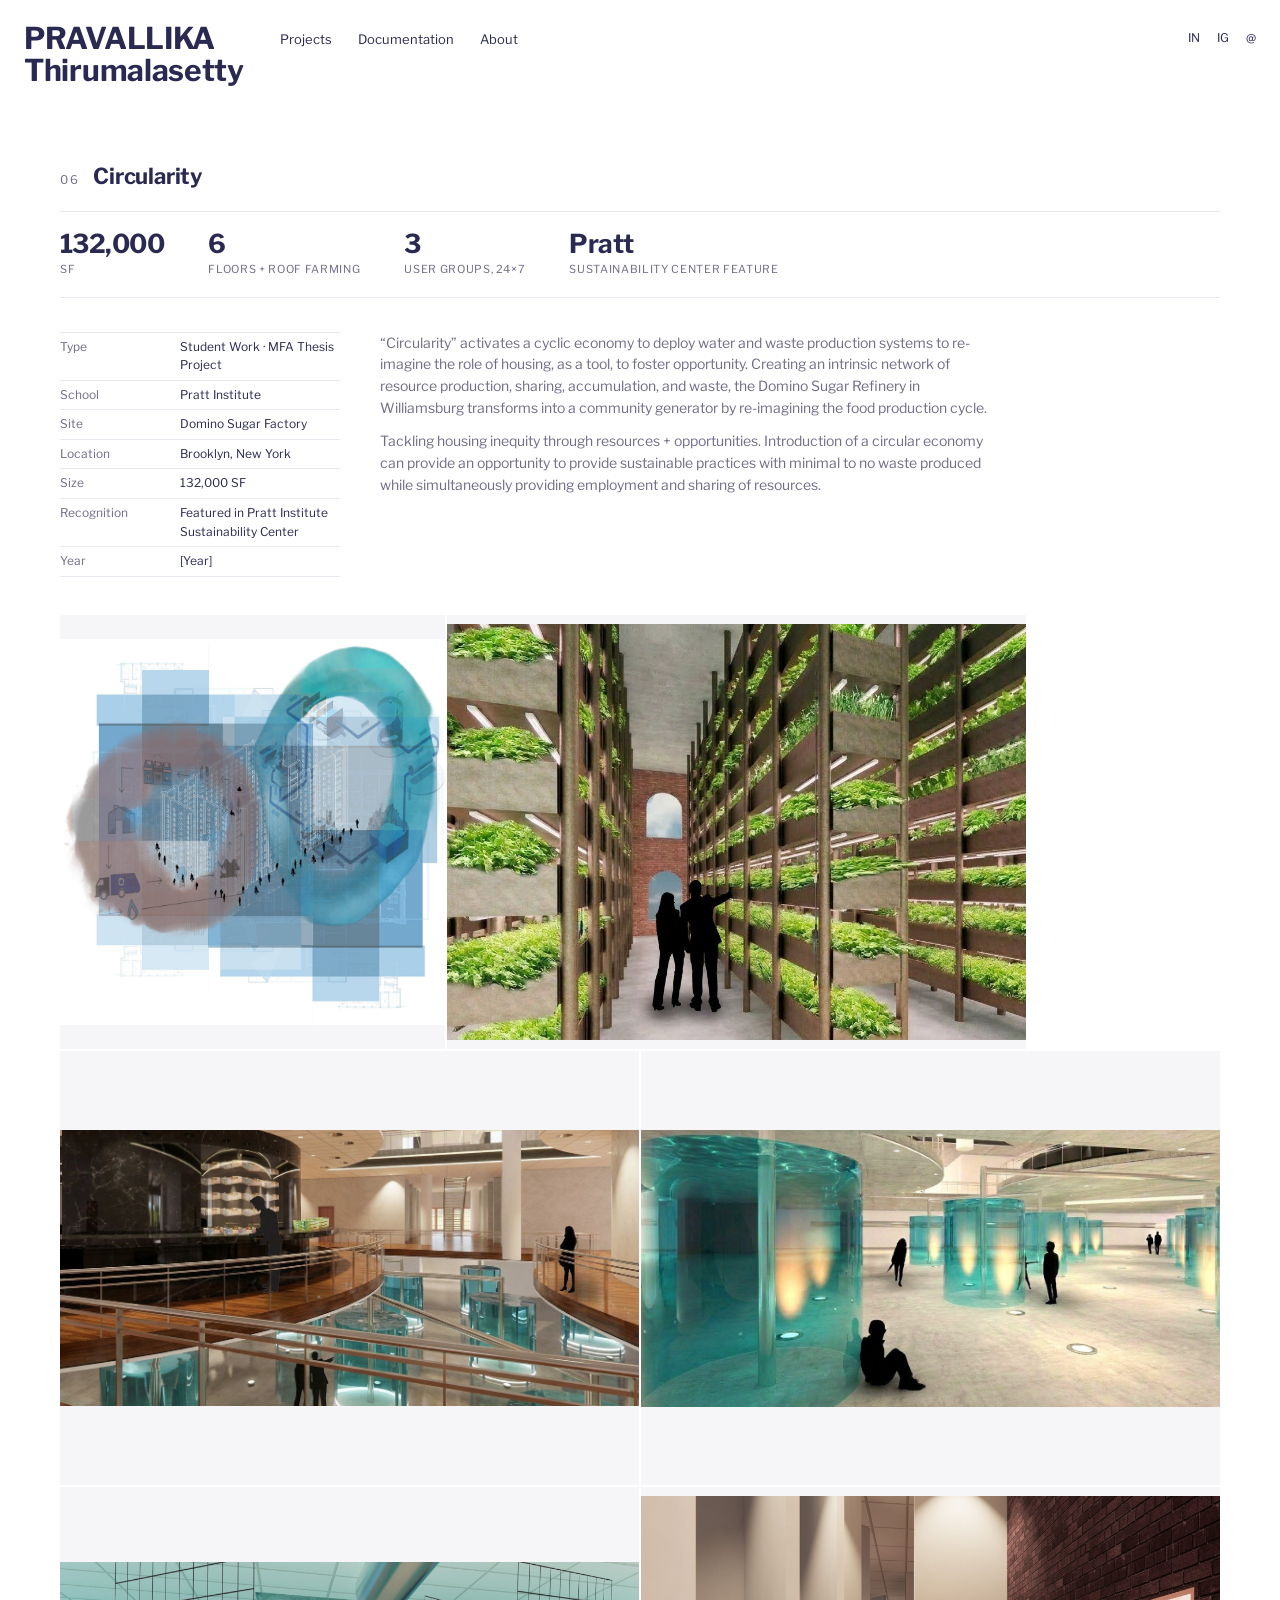
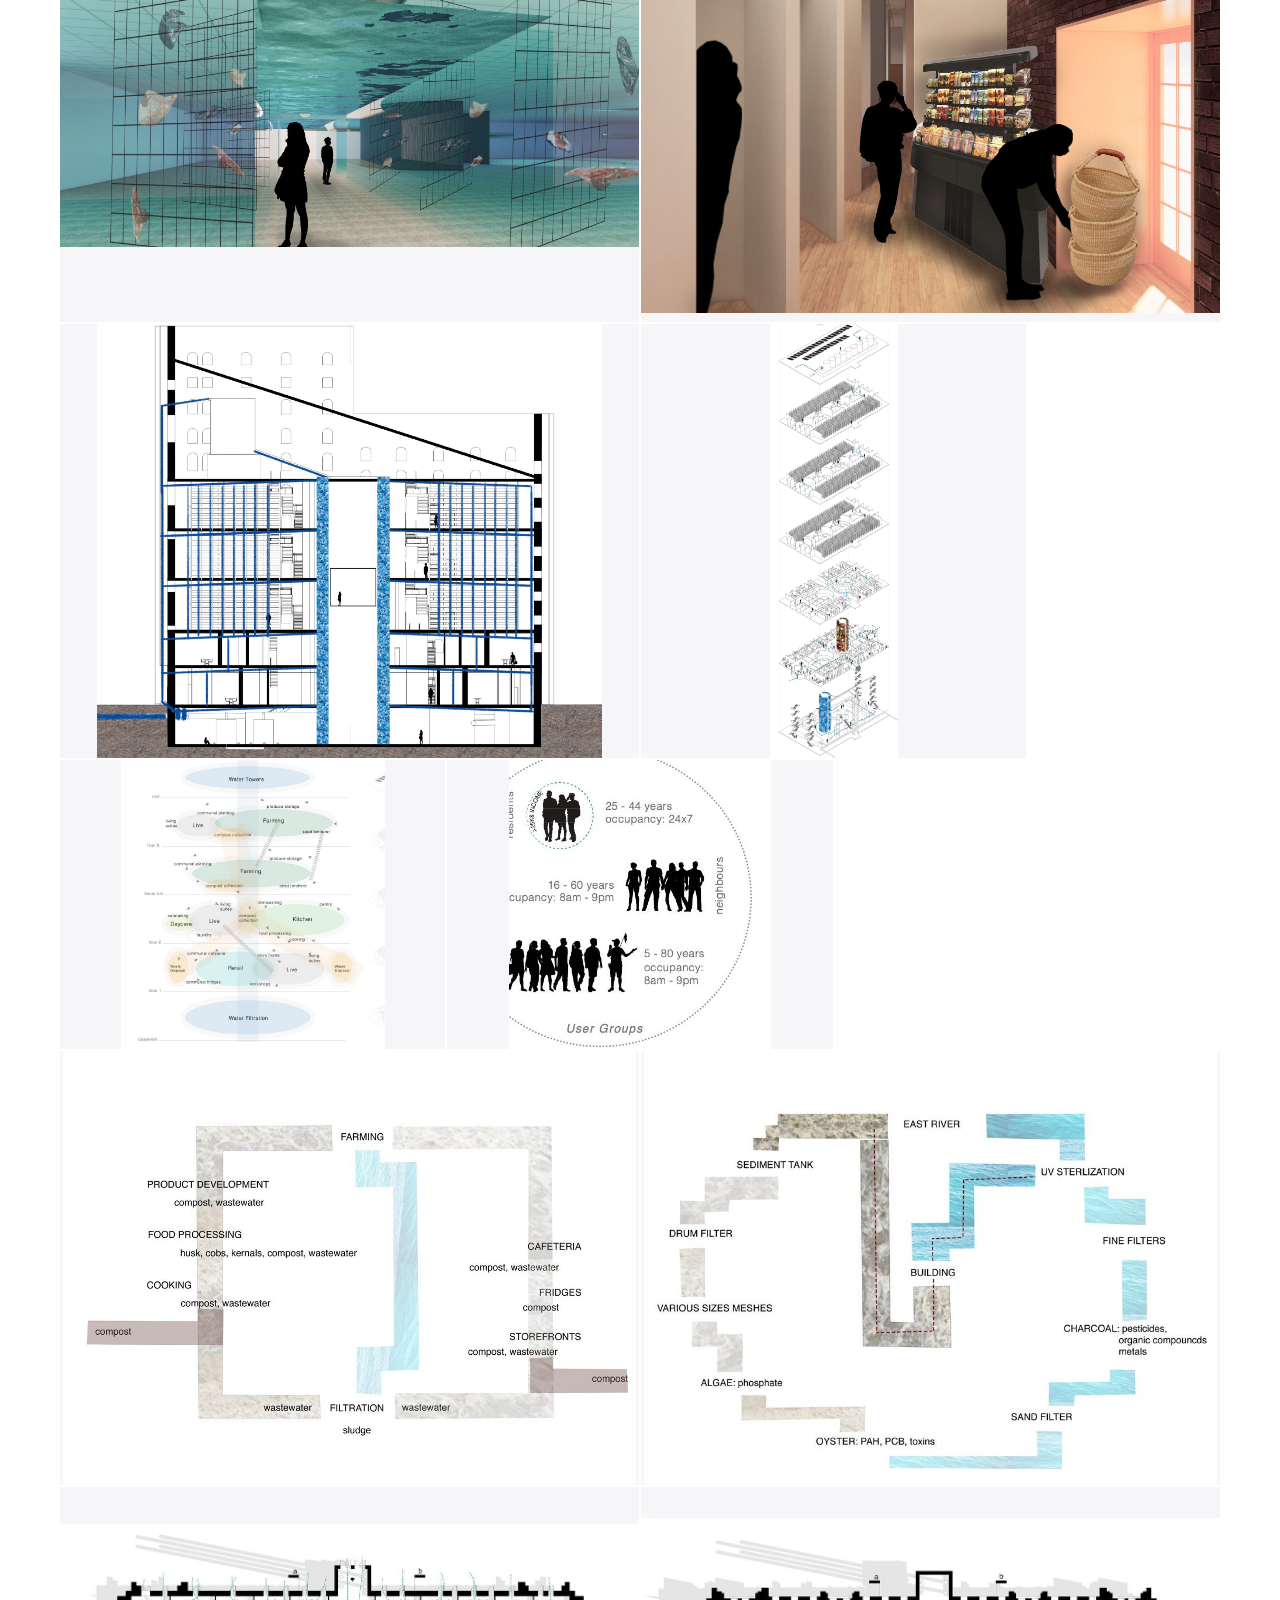
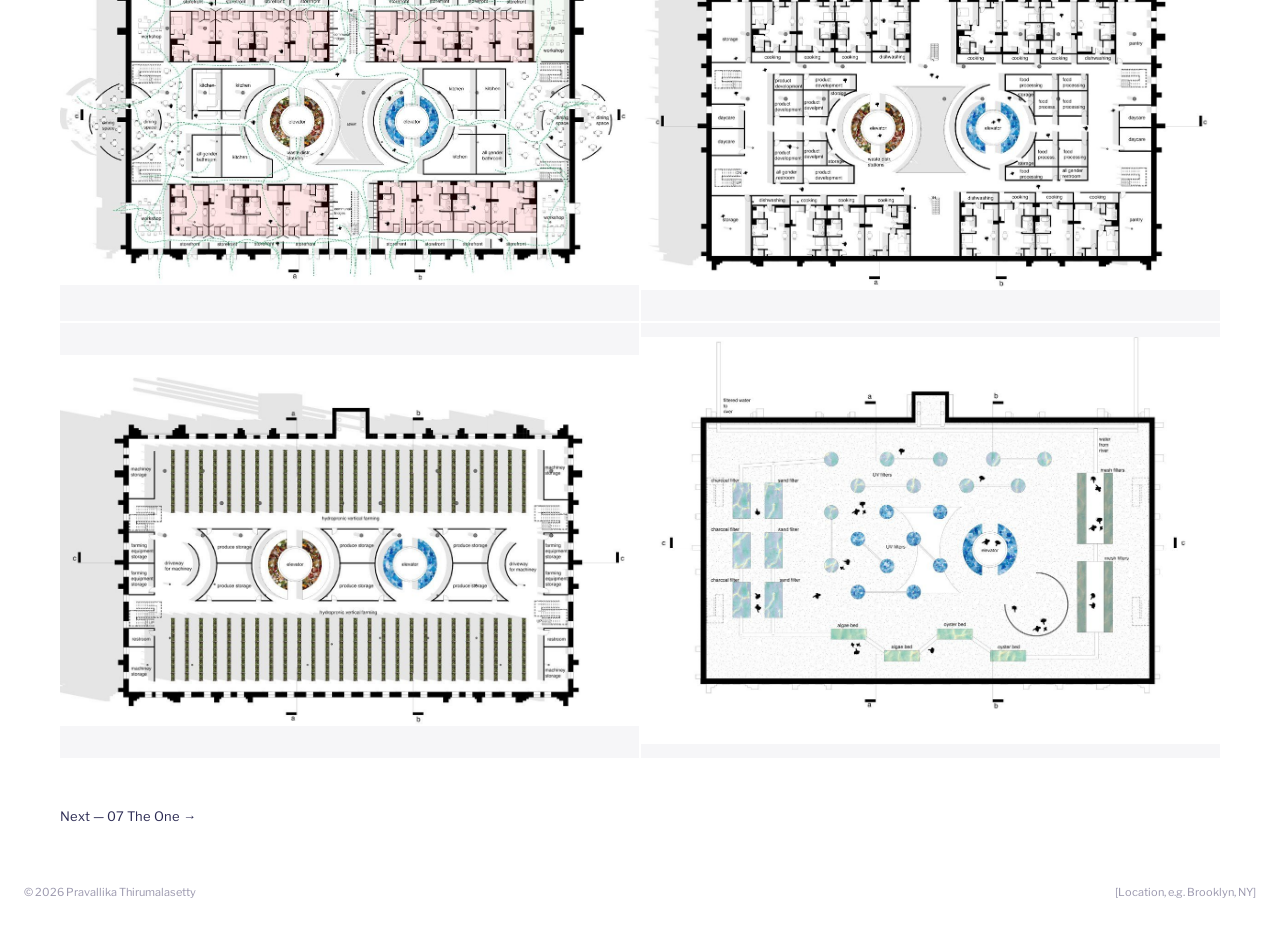
<file: work/circularity.html>
<!doctype html>
<html lang="en">
<head>
<meta charset="utf-8">
<meta name="viewport" content="width=device-width, initial-scale=1">
<title>Circularity — Pravallika Thirumalasetty</title>
<link rel="preconnect" href="https://fonts.googleapis.com">
<link href="https://fonts.googleapis.com/css2?family=Libre+Franklin:wght@400;500;700&display=swap" rel="stylesheet">
<link rel="stylesheet" href="../assets/css/site.css">
</head>
<body>
<header class="hd">
  <a class="logo" href="../index.html">PRAVALLIKA<br>Thirumalasetty</a>
  <nav class="nav">
    <a href="../index.html">Projects</a>
    <a href="../documentation.html">Documentation</a>
    <a href="../about.html">About</a>
  </nav>
  <div class="soc">
    <a href="https://www.linkedin.com/in/tpravallika/" target="_blank" rel="noopener" aria-label="LinkedIn">in</a>
    <a href="https://www.instagram.com/tpravallika" target="_blank" rel="noopener" aria-label="Instagram">ig</a>
    <a href="mailto:pravallika309@gmail.com" aria-label="Email">@</a>
  </div>
</header>
<main class="main">
<article class="proj">
  <div class="ph-title"><span class="num">06</span><h1>Circularity</h1></div>
  <div class="stats"><div><b>132,000</b><span>SF</span></div><div><b>6</b><span>floors + roof farming</span></div><div><b>3</b><span>user groups, 24×7</span></div><div><b>Pratt</b><span>Sustainability Center feature</span></div></div>
  <div class="info">
    <dl class="meta"><div><dt>Type</dt><dd>Student Work · MFA Thesis Project</dd></div><div><dt>School</dt><dd>Pratt Institute</dd></div><div><dt>Site</dt><dd>Domino Sugar Factory</dd></div><div><dt>Location</dt><dd>Brooklyn, New York</dd></div><div><dt>Size</dt><dd>132,000 SF</dd></div><div><dt>Recognition</dt><dd>Featured in Pratt Institute Sustainability Center</dd></div><div><dt>Year</dt><dd>[Year]</dd></div></dl>
    <div class="txt"><p>“Circularity” activates a cyclic economy to deploy water and waste production systems to re-imagine the role of housing, as a tool, to foster opportunity. Creating an intrinsic network of resource production, sharing, accumulation, and waste, the Domino Sugar Refinery in Williamsburg transforms into a community generator by re-imagining the food production cycle.</p><p>Tackling housing inequity through resources + opportunities. Introduction of a circular economy can provide an opportunity to provide sustainable practices with minimal to no waste produced while simultaneously providing employment and sharing of resources.</p></div>
  </div>
  <div class="g"><a class="z s1" href="../assets/img/circularity/01.jpg"><img src="../assets/img/circularity/01.jpg" alt="Circularity — 01" loading="eager"></a><a class="z s2" href="../assets/img/circularity/02.jpg"><img src="../assets/img/circularity/02.jpg" alt="Circularity — 02" loading="lazy"></a><a class="z s2" href="../assets/img/circularity/03.jpg"><img src="../assets/img/circularity/03.jpg" alt="Circularity — 03" loading="lazy"></a><a class="z s2" href="../assets/img/circularity/04.jpg"><img src="../assets/img/circularity/04.jpg" alt="Circularity — 04" loading="lazy"></a><a class="z s2" href="../assets/img/circularity/05.jpg"><img src="../assets/img/circularity/05.jpg" alt="Circularity — 05" loading="lazy"></a><a class="z s2" href="../assets/img/circularity/06.jpg"><img src="../assets/img/circularity/06.jpg" alt="Circularity — 06" loading="lazy"></a><a class="z s2" href="../assets/img/circularity/07.jpg"><img src="../assets/img/circularity/07.jpg" alt="Circularity — 07" loading="lazy"></a><a class="z s1" href="../assets/img/circularity/08.jpg"><img src="../assets/img/circularity/08.jpg" alt="Circularity — 08" loading="lazy"></a><a class="z s1" href="../assets/img/circularity/09.jpg"><img src="../assets/img/circularity/09.jpg" alt="Circularity — 09" loading="lazy"></a><a class="z s1" href="../assets/img/circularity/10.jpg"><img src="../assets/img/circularity/10.jpg" alt="Circularity — 10" loading="lazy"></a><a class="z s2" href="../assets/img/circularity/11.jpg"><img src="../assets/img/circularity/11.jpg" alt="Circularity — 11" loading="lazy"></a><a class="z s2" href="../assets/img/circularity/12.jpg"><img src="../assets/img/circularity/12.jpg" alt="Circularity — 12" loading="lazy"></a><a class="z s2" href="../assets/img/circularity/13.jpg"><img src="../assets/img/circularity/13.jpg" alt="Circularity — 13" loading="lazy"></a><a class="z s2" href="../assets/img/circularity/14.jpg"><img src="../assets/img/circularity/14.jpg" alt="Circularity — 14" loading="lazy"></a><a class="z s2" href="../assets/img/circularity/15.jpg"><img src="../assets/img/circularity/15.jpg" alt="Circularity — 15" loading="lazy"></a><a class="z s2" href="../assets/img/circularity/16.jpg"><img src="../assets/img/circularity/16.jpg" alt="Circularity — 16" loading="lazy"></a></div>
  <a class="next" href="the-one.html">Next — 07 The One →</a>
</article>
</main>
<footer class="ft"><span>© 2026 Pravallika Thirumalasetty</span><span>[Location, e.g. Brooklyn, NY]</span></footer>
<div class="lb" id="lb" hidden><img alt=""><button aria-label="Close">×</button></div>
<script>
(function(){var lb=document.getElementById('lb'),im=lb.querySelector('img');
document.querySelectorAll('.g a.z').forEach(function(a){a.addEventListener('click',function(e){e.preventDefault();im.src=a.href;lb.hidden=false;document.body.style.overflow='hidden';});});
function close(){lb.hidden=true;im.src='';document.body.style.overflow='';}
lb.addEventListener('click',close);document.addEventListener('keydown',function(e){if(e.key==='Escape')close();});})();
</script>
</body>
</html>
</file>
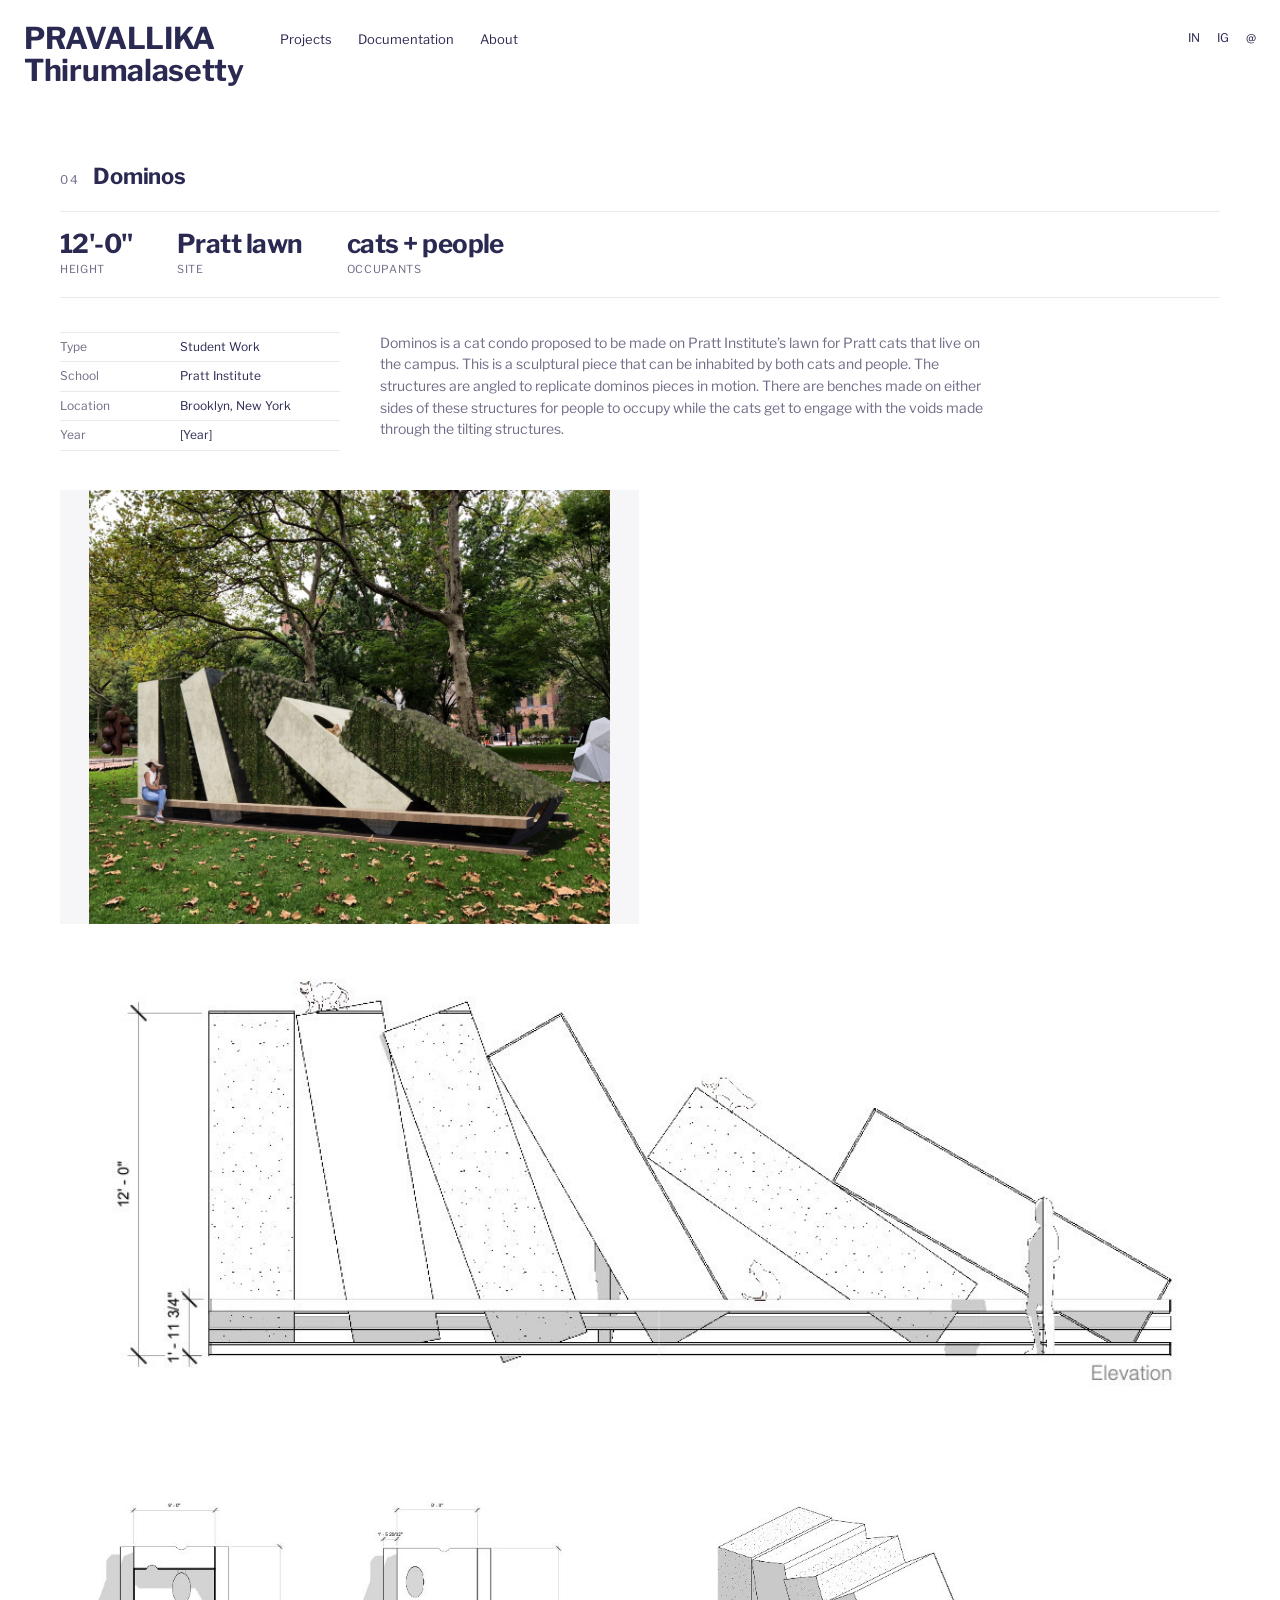
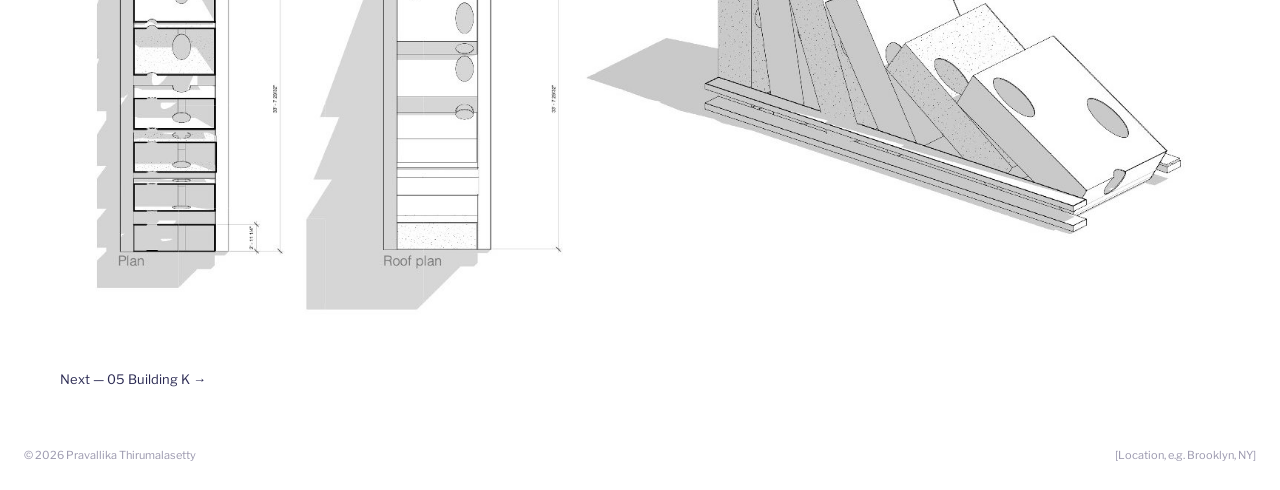
<file: work/dominos.html>
<!doctype html>
<html lang="en">
<head>
<meta charset="utf-8">
<meta name="viewport" content="width=device-width, initial-scale=1">
<title>Dominos — Pravallika Thirumalasetty</title>
<link rel="preconnect" href="https://fonts.googleapis.com">
<link href="https://fonts.googleapis.com/css2?family=Libre+Franklin:wght@400;500;700&display=swap" rel="stylesheet">
<link rel="stylesheet" href="../assets/css/site.css">
</head>
<body>
<header class="hd">
  <a class="logo" href="../index.html">PRAVALLIKA<br>Thirumalasetty</a>
  <nav class="nav">
    <a href="../index.html">Projects</a>
    <a href="../documentation.html">Documentation</a>
    <a href="../about.html">About</a>
  </nav>
  <div class="soc">
    <a href="https://www.linkedin.com/in/tpravallika/" target="_blank" rel="noopener" aria-label="LinkedIn">in</a>
    <a href="https://www.instagram.com/tpravallika" target="_blank" rel="noopener" aria-label="Instagram">ig</a>
    <a href="mailto:pravallika309@gmail.com" aria-label="Email">@</a>
  </div>
</header>
<main class="main">
<article class="proj">
  <div class="ph-title"><span class="num">04</span><h1>Dominos</h1></div>
  <div class="stats"><div><b>12'-0"</b><span>height</span></div><div><b>Pratt lawn</b><span>site</span></div><div><b>cats + people</b><span>occupants</span></div></div>
  <div class="info">
    <dl class="meta"><div><dt>Type</dt><dd>Student Work</dd></div><div><dt>School</dt><dd>Pratt Institute</dd></div><div><dt>Location</dt><dd>Brooklyn, New York</dd></div><div><dt>Year</dt><dd>[Year]</dd></div></dl>
    <div class="txt"><p>Dominos is a cat condo proposed to be made on Pratt Institute’s lawn for Pratt cats that live on the campus. This is a sculptural piece that can be inhabited by both cats and people. The structures are angled to replicate dominos pieces in motion. There are benches made on either sides of these structures for people to occupy while the cats get to engage with the voids made through the tilting structures.</p></div>
  </div>
  <div class="g"><a class="z s2" href="../assets/img/dominos/01.jpg"><img src="../assets/img/dominos/01.jpg" alt="Dominos — 01" loading="eager"></a><a class="z s3" href="../assets/img/dominos/02.jpg"><img src="../assets/img/dominos/02.jpg" alt="Dominos — 02" loading="lazy"></a><a class="z s3" href="../assets/img/dominos/03.jpg"><img src="../assets/img/dominos/03.jpg" alt="Dominos — 03" loading="lazy"></a></div>
  <a class="next" href="building-k.html">Next — 05 Building K →</a>
</article>
</main>
<footer class="ft"><span>© 2026 Pravallika Thirumalasetty</span><span>[Location, e.g. Brooklyn, NY]</span></footer>
<div class="lb" id="lb" hidden><img alt=""><button aria-label="Close">×</button></div>
<script>
(function(){var lb=document.getElementById('lb'),im=lb.querySelector('img');
document.querySelectorAll('.g a.z').forEach(function(a){a.addEventListener('click',function(e){e.preventDefault();im.src=a.href;lb.hidden=false;document.body.style.overflow='hidden';});});
function close(){lb.hidden=true;im.src='';document.body.style.overflow='';}
lb.addEventListener('click',close);document.addEventListener('keydown',function(e){if(e.key==='Escape')close();});})();
</script>
</body>
</html>
</file>
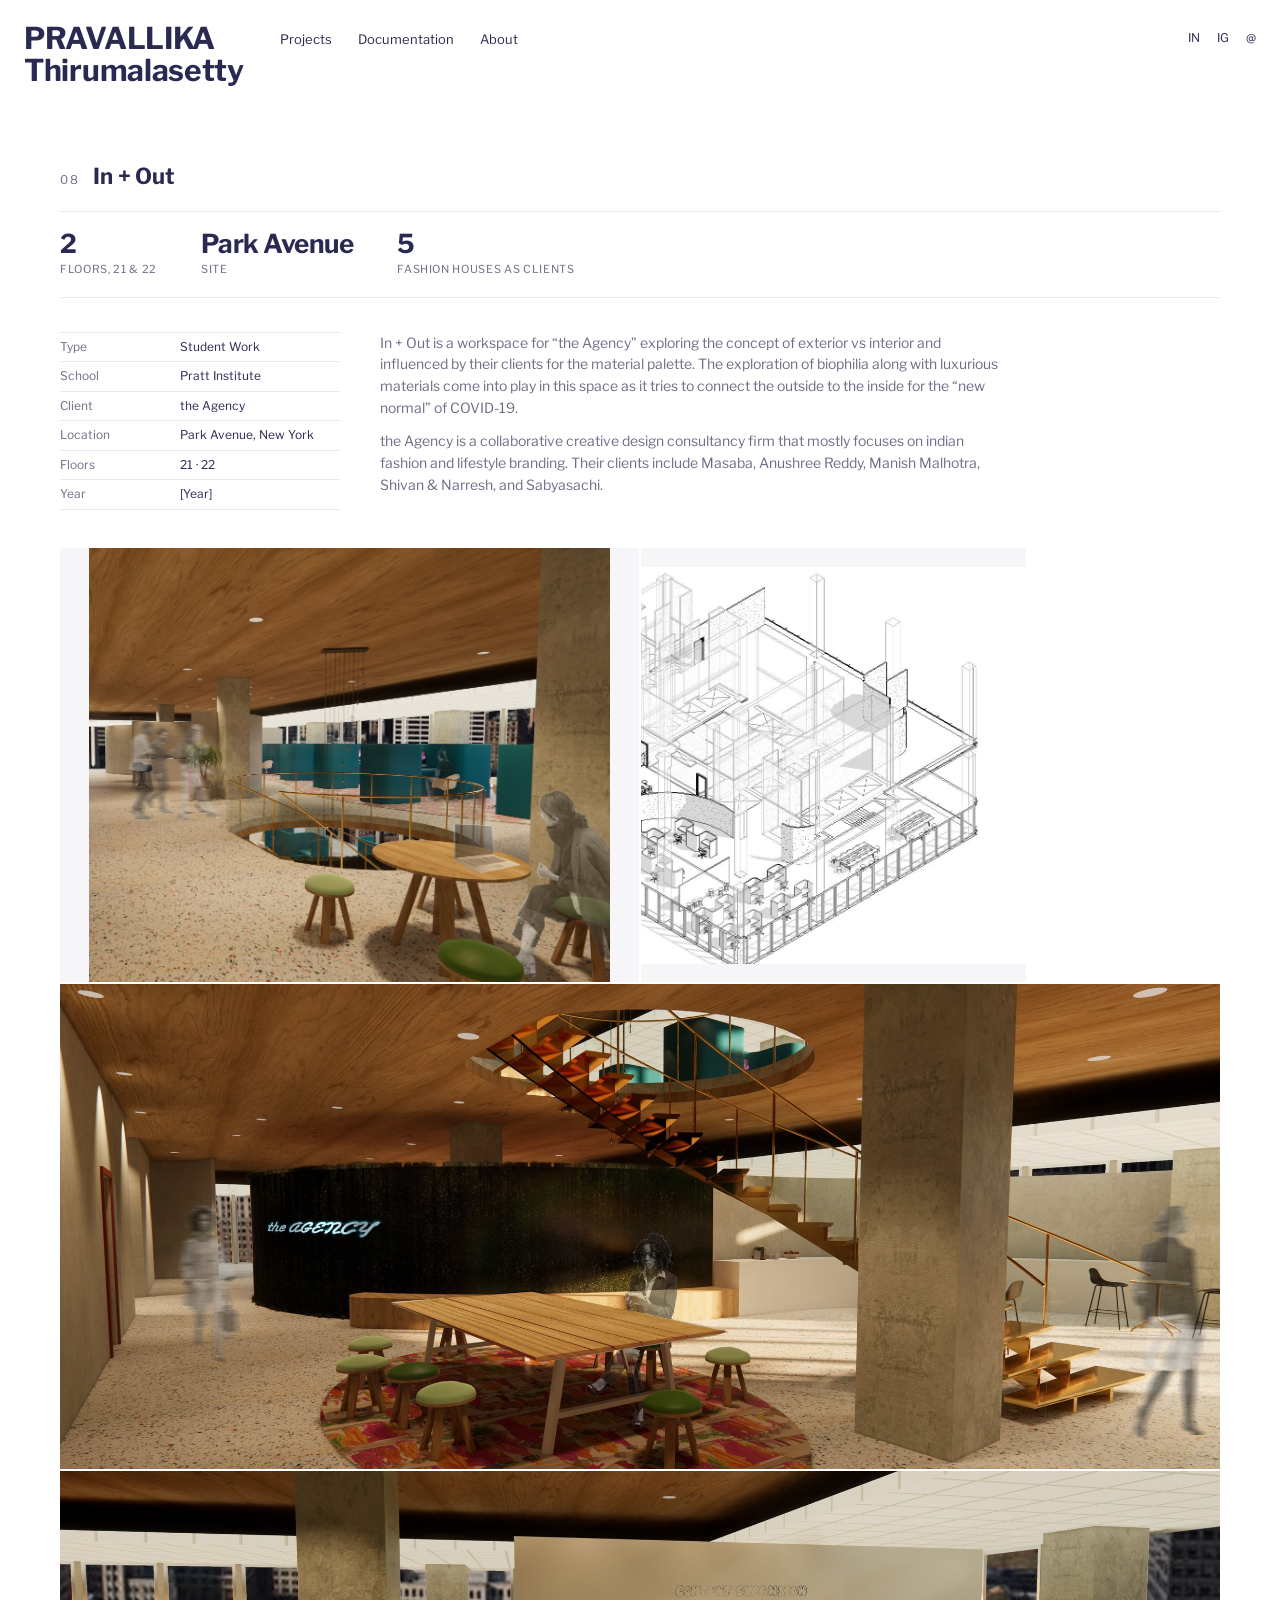
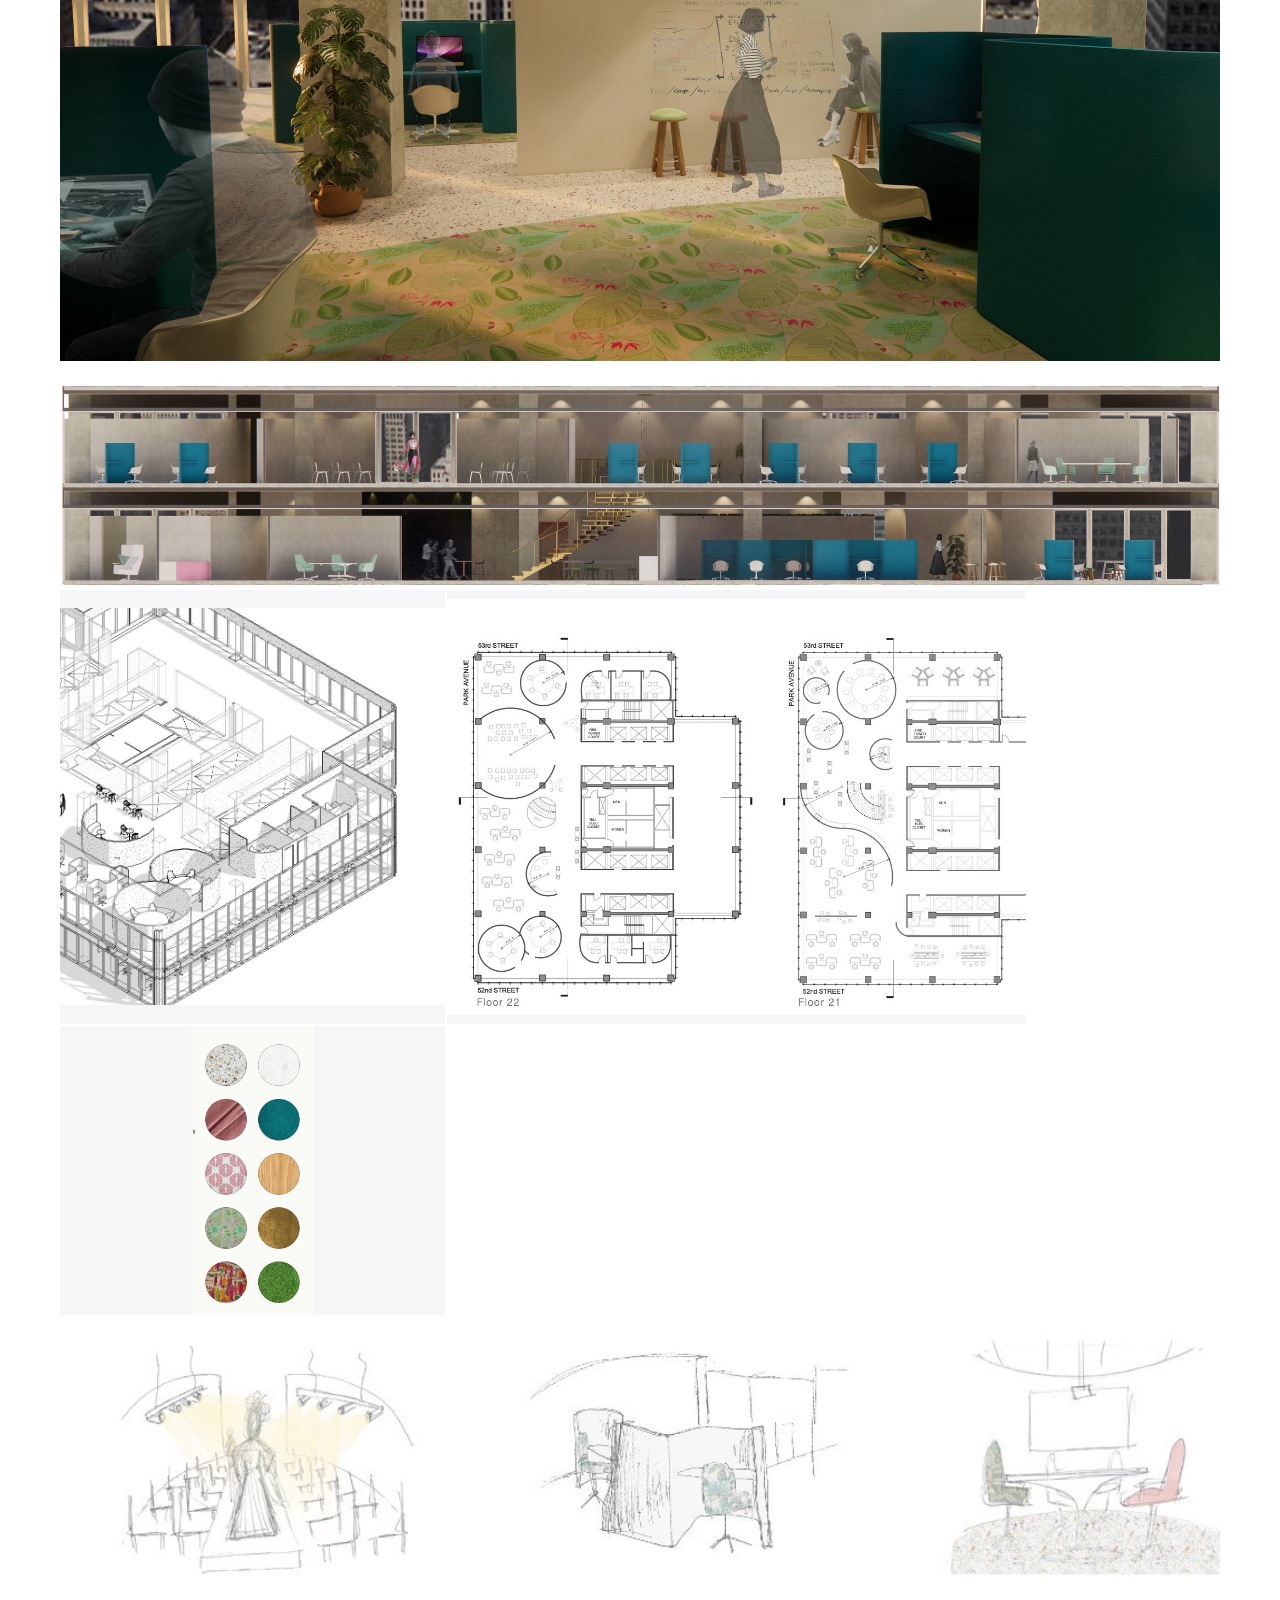
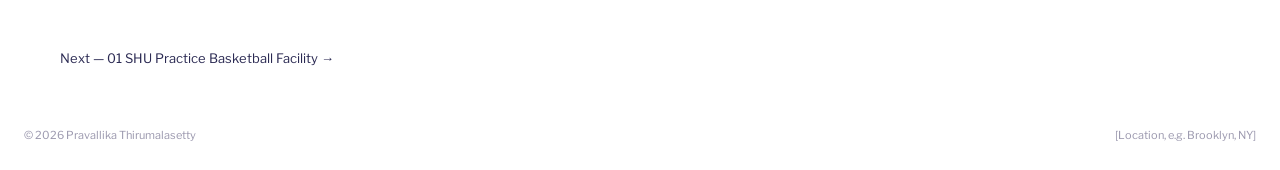
<file: work/in-out.html>
<!doctype html>
<html lang="en">
<head>
<meta charset="utf-8">
<meta name="viewport" content="width=device-width, initial-scale=1">
<title>In + Out — Pravallika Thirumalasetty</title>
<link rel="preconnect" href="https://fonts.googleapis.com">
<link href="https://fonts.googleapis.com/css2?family=Libre+Franklin:wght@400;500;700&display=swap" rel="stylesheet">
<link rel="stylesheet" href="../assets/css/site.css">
</head>
<body>
<header class="hd">
  <a class="logo" href="../index.html">PRAVALLIKA<br>Thirumalasetty</a>
  <nav class="nav">
    <a href="../index.html">Projects</a>
    <a href="../documentation.html">Documentation</a>
    <a href="../about.html">About</a>
  </nav>
  <div class="soc">
    <a href="https://www.linkedin.com/in/tpravallika/" target="_blank" rel="noopener" aria-label="LinkedIn">in</a>
    <a href="https://www.instagram.com/tpravallika" target="_blank" rel="noopener" aria-label="Instagram">ig</a>
    <a href="mailto:pravallika309@gmail.com" aria-label="Email">@</a>
  </div>
</header>
<main class="main">
<article class="proj">
  <div class="ph-title"><span class="num">08</span><h1>In + Out</h1></div>
  <div class="stats"><div><b>2</b><span>floors, 21 &amp; 22</span></div><div><b>Park Avenue</b><span>site</span></div><div><b>5</b><span>fashion houses as clients</span></div></div>
  <div class="info">
    <dl class="meta"><div><dt>Type</dt><dd>Student Work</dd></div><div><dt>School</dt><dd>Pratt Institute</dd></div><div><dt>Client</dt><dd>the Agency</dd></div><div><dt>Location</dt><dd>Park Avenue, New York</dd></div><div><dt>Floors</dt><dd>21 · 22</dd></div><div><dt>Year</dt><dd>[Year]</dd></div></dl>
    <div class="txt"><p>In + Out is a workspace for “the Agency” exploring the concept of exterior vs interior and influenced by their clients for the material palette. The exploration of biophilia along with luxurious materials come into play in this space as it tries to connect the outside to the inside for the “new normal” of COVID‑19.</p><p>the Agency is a collaborative creative design consultancy firm that mostly focuses on indian fashion and lifestyle branding. Their clients include Masaba, Anushree Reddy, Manish Malhotra, Shivan &amp; Narresh, and Sabyasachi.</p></div>
  </div>
  <div class="g"><a class="z s2" href="../assets/img/in-out/01.jpg"><img src="../assets/img/in-out/01.jpg" alt="In + Out — 01" loading="eager"></a><a class="z s3" href="../assets/img/in-out/02.jpg"><img src="../assets/img/in-out/02.jpg" alt="In + Out — 02" loading="lazy"></a><a class="z s3" href="../assets/img/in-out/03.jpg"><img src="../assets/img/in-out/03.jpg" alt="In + Out — 03" loading="lazy"></a><a class="z s3" href="../assets/img/in-out/04.jpg"><img src="../assets/img/in-out/04.jpg" alt="In + Out — 04" loading="lazy"></a><a class="z s1" href="../assets/img/in-out/05.jpg"><img src="../assets/img/in-out/05.jpg" alt="In + Out — 05" loading="lazy"></a><a class="z s1" href="../assets/img/in-out/06.jpg"><img src="../assets/img/in-out/06.jpg" alt="In + Out — 06" loading="lazy"></a><a class="z s2" href="../assets/img/in-out/07.jpg"><img src="../assets/img/in-out/07.jpg" alt="In + Out — 07" loading="lazy"></a><a class="z s1" href="../assets/img/in-out/08.jpg"><img src="../assets/img/in-out/08.jpg" alt="In + Out — 08" loading="lazy"></a><a class="z s3" href="../assets/img/in-out/09.jpg"><img src="../assets/img/in-out/09.jpg" alt="In + Out — 09" loading="lazy"></a></div>
  <a class="next" href="seton-hall.html">Next — 01 SHU Practice Basketball Facility →</a>
</article>
</main>
<footer class="ft"><span>© 2026 Pravallika Thirumalasetty</span><span>[Location, e.g. Brooklyn, NY]</span></footer>
<div class="lb" id="lb" hidden><img alt=""><button aria-label="Close">×</button></div>
<script>
(function(){var lb=document.getElementById('lb'),im=lb.querySelector('img');
document.querySelectorAll('.g a.z').forEach(function(a){a.addEventListener('click',function(e){e.preventDefault();im.src=a.href;lb.hidden=false;document.body.style.overflow='hidden';});});
function close(){lb.hidden=true;im.src='';document.body.style.overflow='';}
lb.addEventListener('click',close);document.addEventListener('keydown',function(e){if(e.key==='Escape')close();});})();
</script>
</body>
</html>
</file>
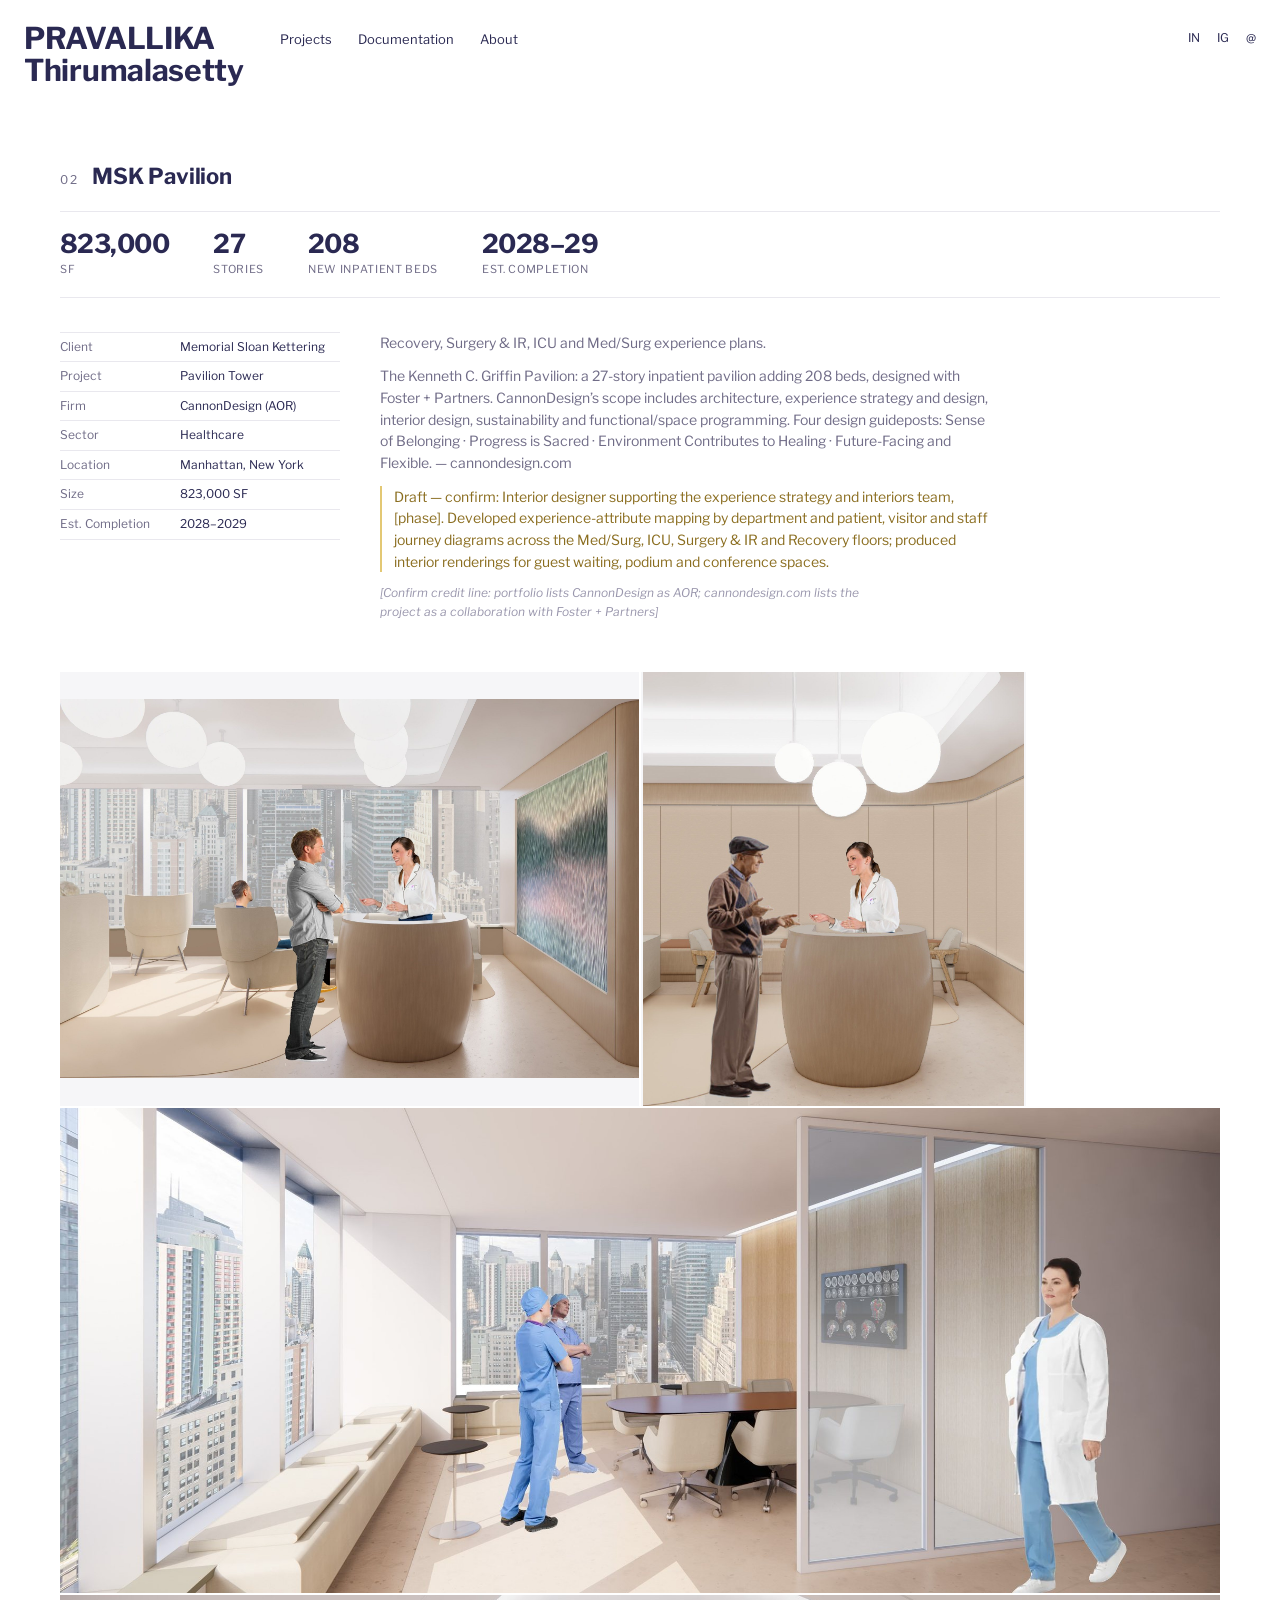
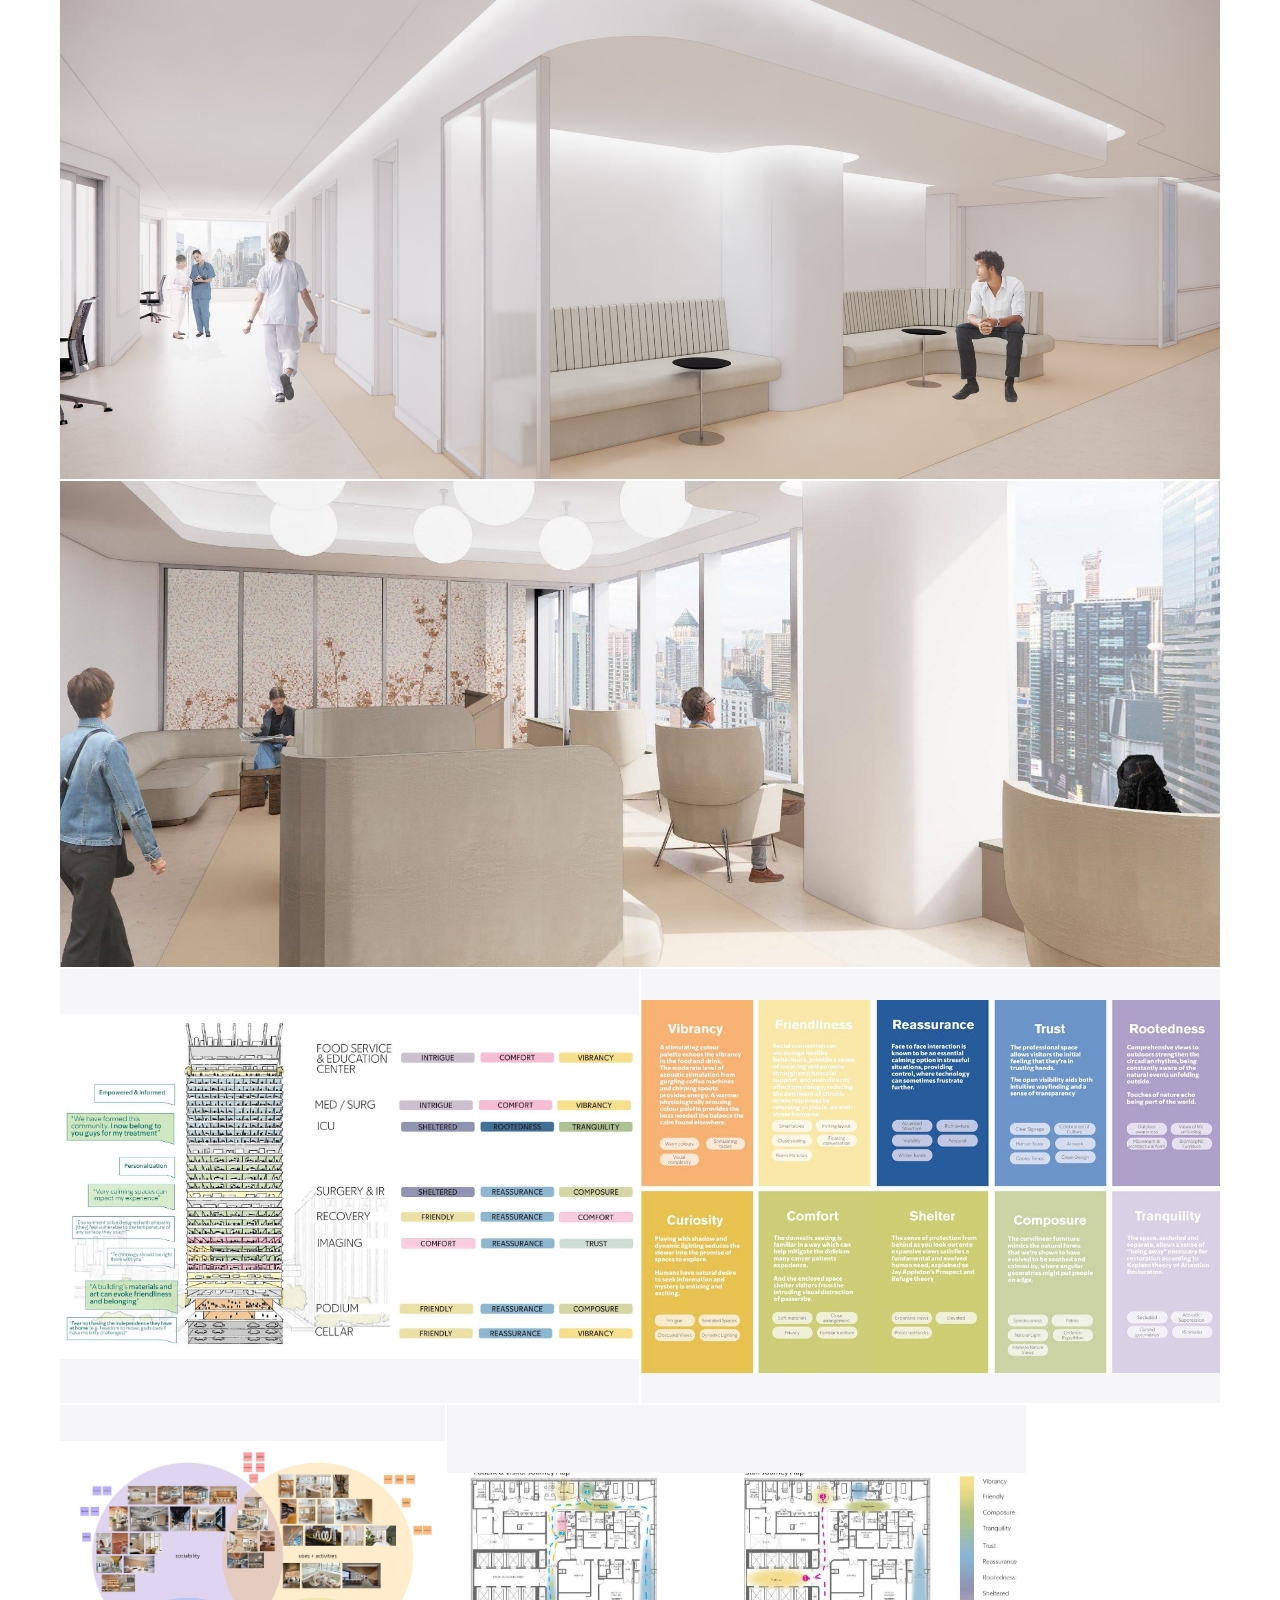
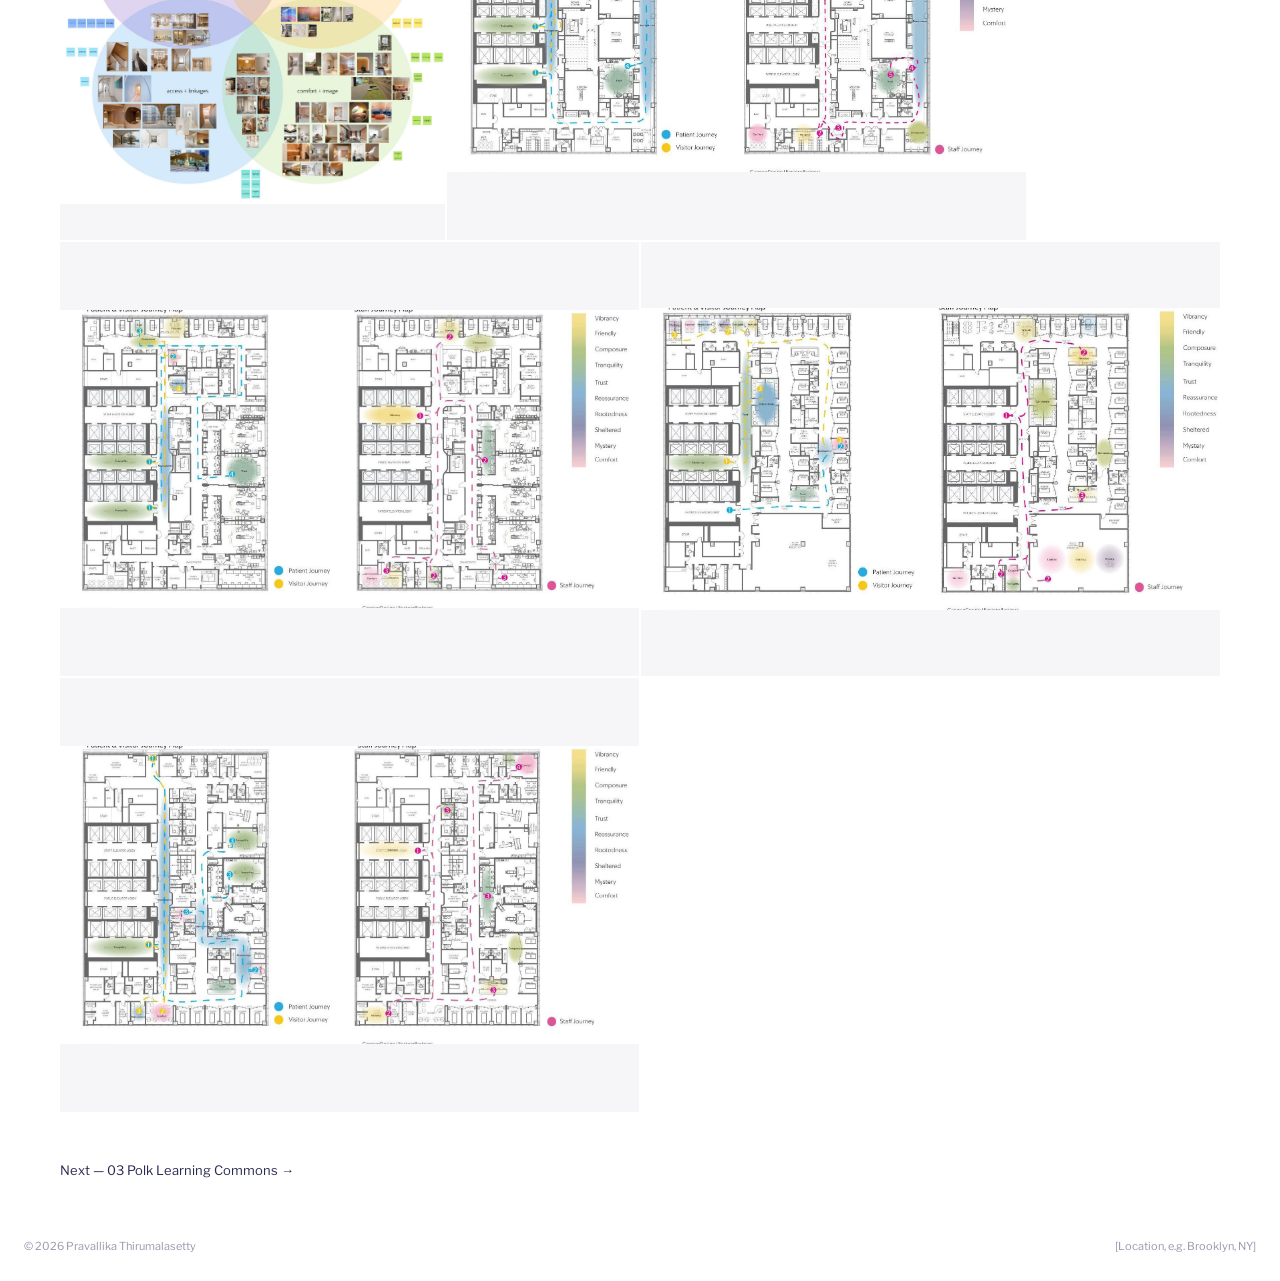
<file: work/msk-pavilion.html>
<!doctype html>
<html lang="en">
<head>
<meta charset="utf-8">
<meta name="viewport" content="width=device-width, initial-scale=1">
<title>MSK Pavilion — Pravallika Thirumalasetty</title>
<link rel="preconnect" href="https://fonts.googleapis.com">
<link href="https://fonts.googleapis.com/css2?family=Libre+Franklin:wght@400;500;700&display=swap" rel="stylesheet">
<link rel="stylesheet" href="../assets/css/site.css">
</head>
<body>
<header class="hd">
  <a class="logo" href="../index.html">PRAVALLIKA<br>Thirumalasetty</a>
  <nav class="nav">
    <a href="../index.html">Projects</a>
    <a href="../documentation.html">Documentation</a>
    <a href="../about.html">About</a>
  </nav>
  <div class="soc">
    <a href="https://www.linkedin.com/in/tpravallika/" target="_blank" rel="noopener" aria-label="LinkedIn">in</a>
    <a href="https://www.instagram.com/tpravallika" target="_blank" rel="noopener" aria-label="Instagram">ig</a>
    <a href="mailto:pravallika309@gmail.com" aria-label="Email">@</a>
  </div>
</header>
<main class="main">
<article class="proj">
  <div class="ph-title"><span class="num">02</span><h1>MSK Pavilion</h1></div>
  <div class="stats"><div><b>823,000</b><span>SF</span></div><div><b>27</b><span>stories</span></div><div><b>208</b><span>new inpatient beds</span></div><div><b>2028–29</b><span>est. completion</span></div></div>
  <div class="info">
    <dl class="meta"><div><dt>Client</dt><dd>Memorial Sloan Kettering</dd></div><div><dt>Project</dt><dd>Pavilion Tower</dd></div><div><dt>Firm</dt><dd>CannonDesign (AOR)</dd></div><div><dt>Sector</dt><dd>Healthcare</dd></div><div><dt>Location</dt><dd>Manhattan, New York</dd></div><div><dt>Size</dt><dd>823,000 SF</dd></div><div><dt>Est. Completion</dt><dd>2028–2029</dd></div></dl>
    <div class="txt"><p>Recovery, Surgery &amp; IR, ICU and Med/Surg experience plans.</p><p>The Kenneth C. Griffin Pavilion: a 27-story inpatient pavilion adding 208 beds, designed with Foster + Partners. CannonDesign’s scope includes architecture, experience strategy and design, interior design, sustainability and functional/space programming. Four design guideposts: Sense of Belonging · Progress is Sacred · Environment Contributes to Healing · Future-Facing and Flexible. — cannondesign.com</p><p class="draft">Draft — confirm: Interior designer supporting the experience strategy and interiors team, [phase]. Developed experience-attribute mapping by department and patient, visitor and staff journey diagrams across the Med/Surg, ICU, Surgery &amp; IR and Recovery floors; produced interior renderings for guest waiting, podium and conference spaces.</p><p class="credit">[Confirm credit line: portfolio lists CannonDesign as AOR; cannondesign.com lists the project as a collaboration with Foster + Partners]</p></div>
  </div>
  <div class="g"><a class="z s2" href="../assets/img/msk-pavilion/01.jpg"><img src="../assets/img/msk-pavilion/01.jpg" alt="MSK Pavilion — 01" loading="eager"></a><a class="z s1" href="../assets/img/msk-pavilion/02.jpg"><img src="../assets/img/msk-pavilion/02.jpg" alt="MSK Pavilion — 02" loading="lazy"></a><a class="z s3" href="../assets/img/msk-pavilion/03.jpg"><img src="../assets/img/msk-pavilion/03.jpg" alt="MSK Pavilion — 03" loading="lazy"></a><a class="z s3" href="../assets/img/msk-pavilion/04.jpg"><img src="../assets/img/msk-pavilion/04.jpg" alt="MSK Pavilion — 04" loading="lazy"></a><a class="z s3" href="../assets/img/msk-pavilion/05.jpg"><img src="../assets/img/msk-pavilion/05.jpg" alt="MSK Pavilion — 05" loading="lazy"></a><a class="z s2" href="../assets/img/msk-pavilion/06.jpg"><img src="../assets/img/msk-pavilion/06.jpg" alt="MSK Pavilion — 06" loading="lazy"></a><a class="z s2" href="../assets/img/msk-pavilion/07.jpg"><img src="../assets/img/msk-pavilion/07.jpg" alt="MSK Pavilion — 07" loading="lazy"></a><a class="z s1" href="../assets/img/msk-pavilion/08.jpg"><img src="../assets/img/msk-pavilion/08.jpg" alt="MSK Pavilion — 08" loading="lazy"></a><a class="z s2" href="../assets/img/msk-pavilion/09.jpg"><img src="../assets/img/msk-pavilion/09.jpg" alt="MSK Pavilion — 09" loading="lazy"></a><a class="z s2" href="../assets/img/msk-pavilion/10.jpg"><img src="../assets/img/msk-pavilion/10.jpg" alt="MSK Pavilion — 10" loading="lazy"></a><a class="z s2" href="../assets/img/msk-pavilion/11.jpg"><img src="../assets/img/msk-pavilion/11.jpg" alt="MSK Pavilion — 11" loading="lazy"></a><a class="z s2" href="../assets/img/msk-pavilion/12.jpg"><img src="../assets/img/msk-pavilion/12.jpg" alt="MSK Pavilion — 12" loading="lazy"></a></div>
  <a class="next" href="polk-learning-commons.html">Next — 03 Polk Learning Commons →</a>
</article>
</main>
<footer class="ft"><span>© 2026 Pravallika Thirumalasetty</span><span>[Location, e.g. Brooklyn, NY]</span></footer>
<div class="lb" id="lb" hidden><img alt=""><button aria-label="Close">×</button></div>
<script>
(function(){var lb=document.getElementById('lb'),im=lb.querySelector('img');
document.querySelectorAll('.g a.z').forEach(function(a){a.addEventListener('click',function(e){e.preventDefault();im.src=a.href;lb.hidden=false;document.body.style.overflow='hidden';});});
function close(){lb.hidden=true;im.src='';document.body.style.overflow='';}
lb.addEventListener('click',close);document.addEventListener('keydown',function(e){if(e.key==='Escape')close();});})();
</script>
</body>
</html>
</file>
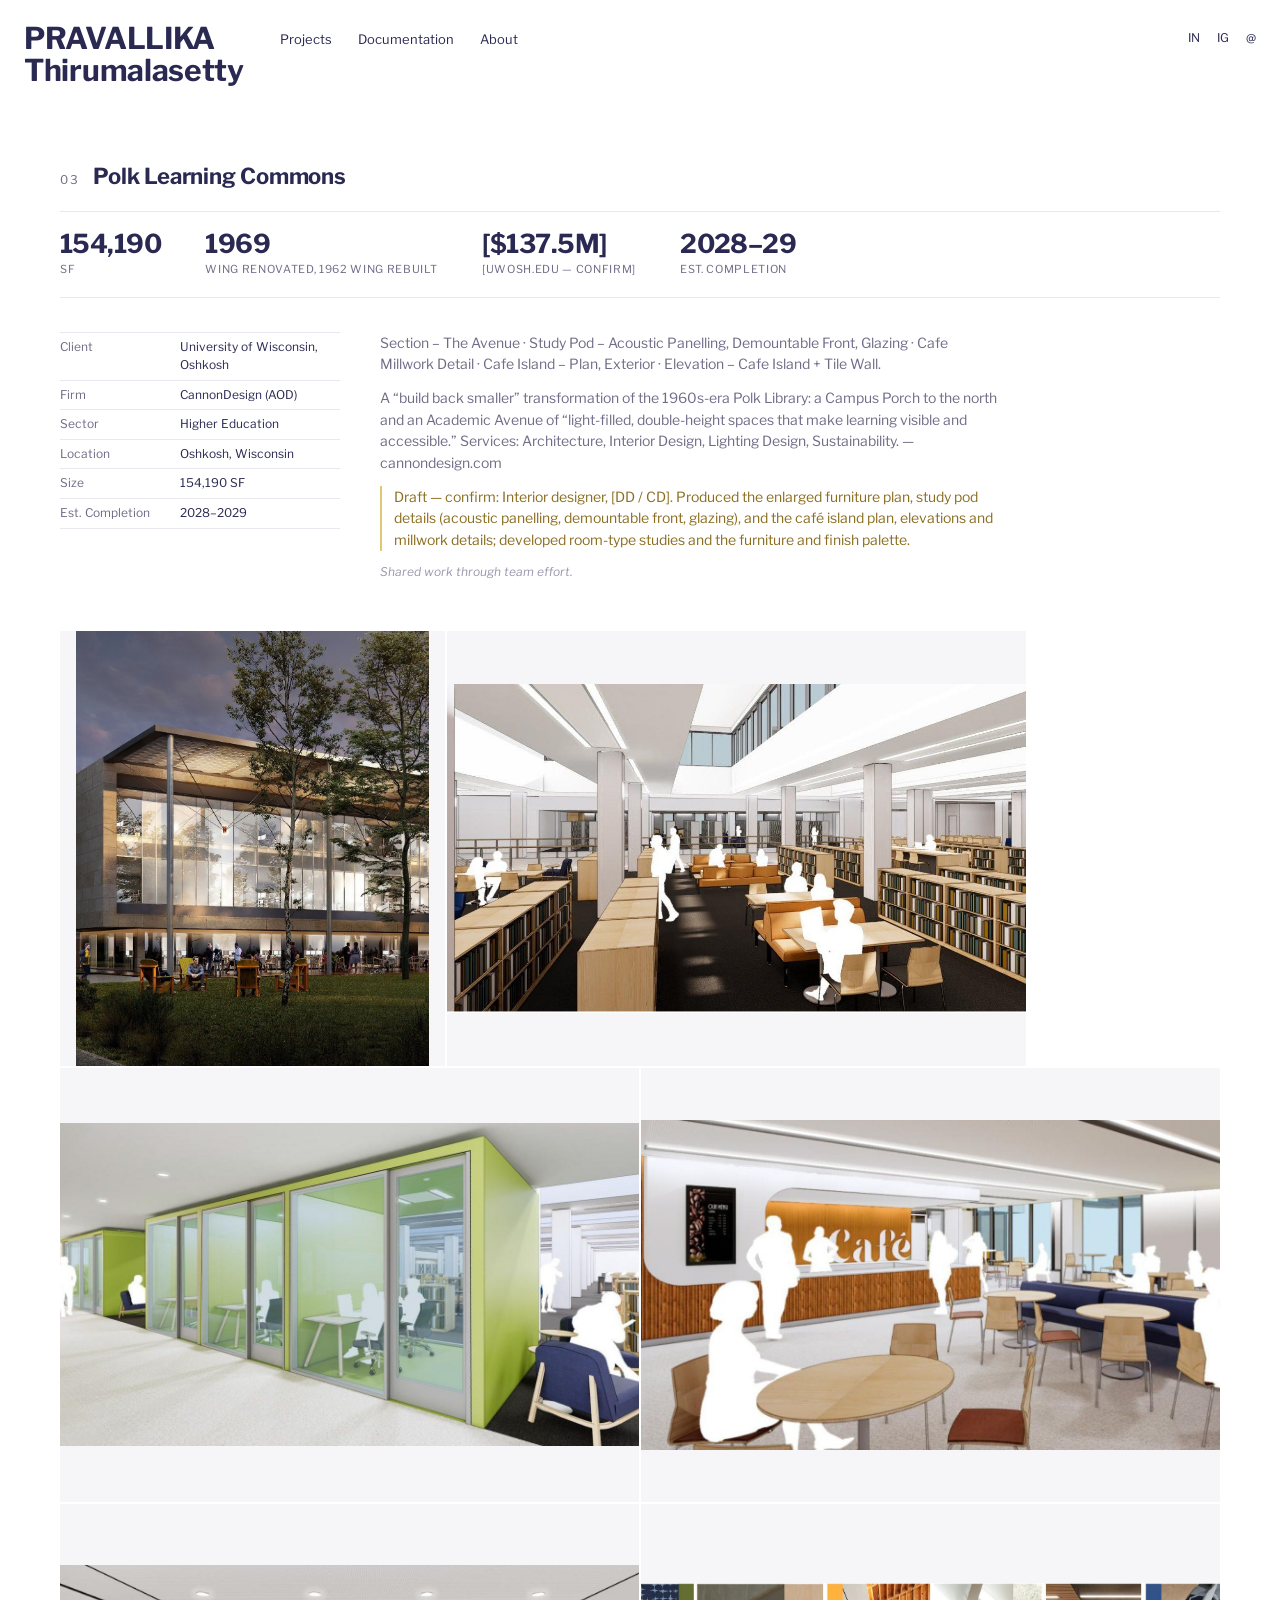
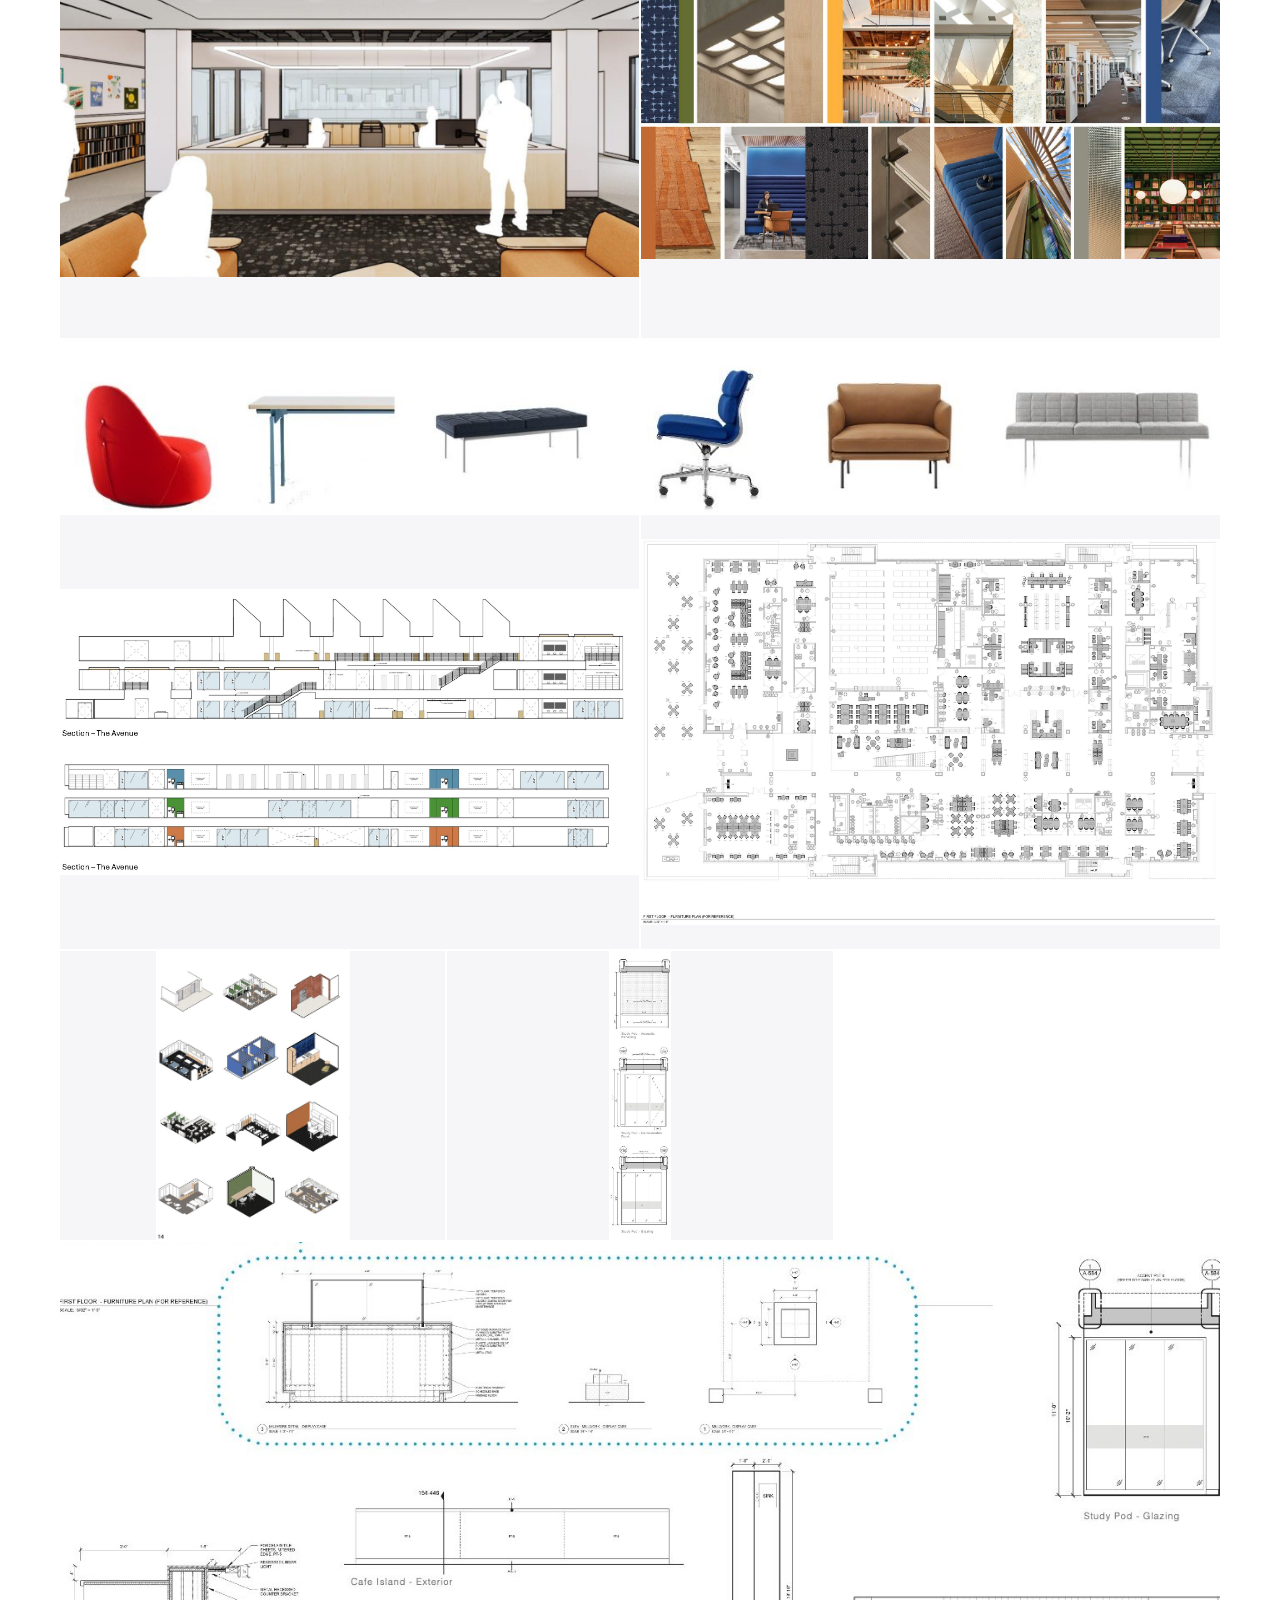
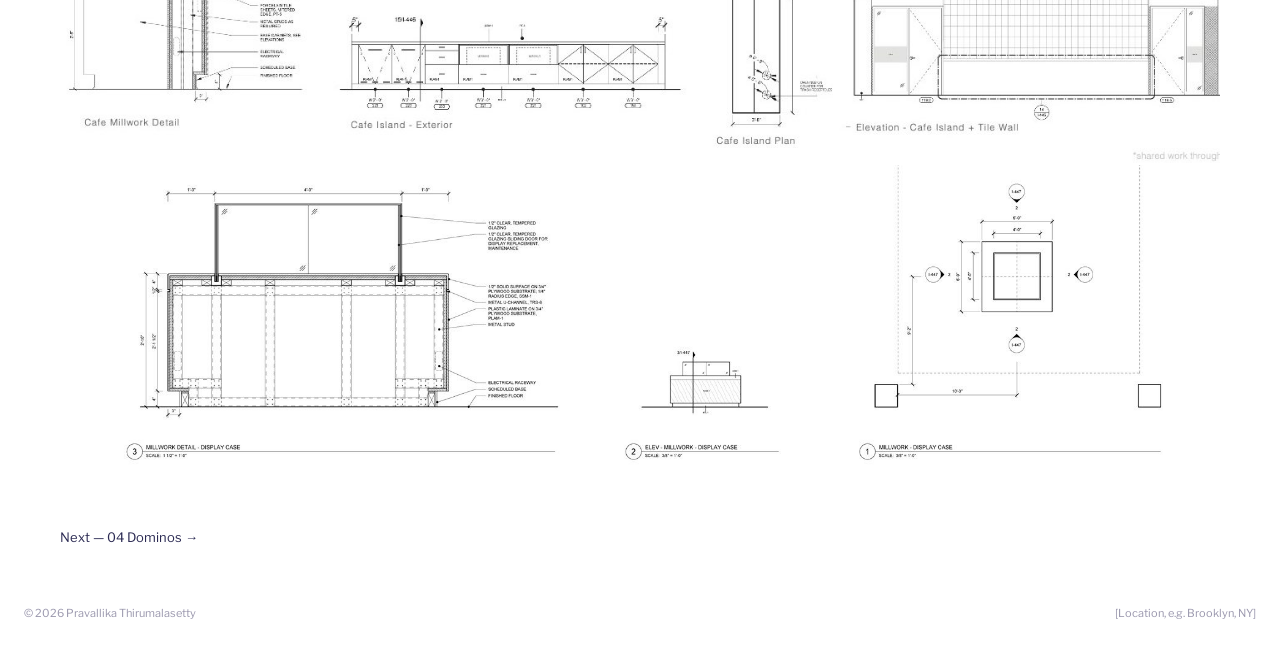
<file: work/polk-learning-commons.html>
<!doctype html>
<html lang="en">
<head>
<meta charset="utf-8">
<meta name="viewport" content="width=device-width, initial-scale=1">
<title>Polk Learning Commons — Pravallika Thirumalasetty</title>
<link rel="preconnect" href="https://fonts.googleapis.com">
<link href="https://fonts.googleapis.com/css2?family=Libre+Franklin:wght@400;500;700&display=swap" rel="stylesheet">
<link rel="stylesheet" href="../assets/css/site.css">
</head>
<body>
<header class="hd">
  <a class="logo" href="../index.html">PRAVALLIKA<br>Thirumalasetty</a>
  <nav class="nav">
    <a href="../index.html">Projects</a>
    <a href="../documentation.html">Documentation</a>
    <a href="../about.html">About</a>
  </nav>
  <div class="soc">
    <a href="https://www.linkedin.com/in/tpravallika/" target="_blank" rel="noopener" aria-label="LinkedIn">in</a>
    <a href="https://www.instagram.com/tpravallika" target="_blank" rel="noopener" aria-label="Instagram">ig</a>
    <a href="mailto:pravallika309@gmail.com" aria-label="Email">@</a>
  </div>
</header>
<main class="main">
<article class="proj">
  <div class="ph-title"><span class="num">03</span><h1>Polk Learning Commons</h1></div>
  <div class="stats"><div><b>154,190</b><span>SF</span></div><div><b>1969</b><span>wing renovated, 1962 wing rebuilt</span></div><div><b>[$137.5M]</b><span>[uwosh.edu — confirm]</span></div><div><b>2028–29</b><span>est. completion</span></div></div>
  <div class="info">
    <dl class="meta"><div><dt>Client</dt><dd>University of Wisconsin, Oshkosh</dd></div><div><dt>Firm</dt><dd>CannonDesign (AOD)</dd></div><div><dt>Sector</dt><dd>Higher Education</dd></div><div><dt>Location</dt><dd>Oshkosh, Wisconsin</dd></div><div><dt>Size</dt><dd>154,190 SF</dd></div><div><dt>Est. Completion</dt><dd>2028–2029</dd></div></dl>
    <div class="txt"><p>Section – The Avenue · Study Pod – Acoustic Panelling, Demountable Front, Glazing · Cafe Millwork Detail · Cafe Island – Plan, Exterior · Elevation – Cafe Island + Tile Wall.</p><p>A “build back smaller” transformation of the 1960s-era Polk Library: a Campus Porch to the north and an Academic Avenue of “light‑filled, double‑height spaces that make learning visible and accessible.” Services: Architecture, Interior Design, Lighting Design, Sustainability. — cannondesign.com</p><p class="draft">Draft — confirm: Interior designer, [DD / CD]. Produced the enlarged furniture plan, study pod details (acoustic panelling, demountable front, glazing), and the café island plan, elevations and millwork details; developed room-type studies and the furniture and finish palette.</p><p class="credit">Shared work through team effort.</p></div>
  </div>
  <div class="g"><a class="z s1" href="../assets/img/polk-learning-commons/01.jpg"><img src="../assets/img/polk-learning-commons/01.jpg" alt="Polk Learning Commons — 01" loading="eager"></a><a class="z s2" href="../assets/img/polk-learning-commons/02.jpg"><img src="../assets/img/polk-learning-commons/02.jpg" alt="Polk Learning Commons — 02" loading="lazy"></a><a class="z s2" href="../assets/img/polk-learning-commons/03.jpg"><img src="../assets/img/polk-learning-commons/03.jpg" alt="Polk Learning Commons — 03" loading="lazy"></a><a class="z s2" href="../assets/img/polk-learning-commons/04.jpg"><img src="../assets/img/polk-learning-commons/04.jpg" alt="Polk Learning Commons — 04" loading="lazy"></a><a class="z s2" href="../assets/img/polk-learning-commons/05.jpg"><img src="../assets/img/polk-learning-commons/05.jpg" alt="Polk Learning Commons — 05" loading="lazy"></a><a class="z s2" href="../assets/img/polk-learning-commons/06.jpg"><img src="../assets/img/polk-learning-commons/06.jpg" alt="Polk Learning Commons — 06" loading="lazy"></a><a class="z s3" href="../assets/img/polk-learning-commons/07.jpg"><img src="../assets/img/polk-learning-commons/07.jpg" alt="Polk Learning Commons — 07" loading="lazy"></a><a class="z s2" href="../assets/img/polk-learning-commons/08.jpg"><img src="../assets/img/polk-learning-commons/08.jpg" alt="Polk Learning Commons — 08" loading="lazy"></a><a class="z s2" href="../assets/img/polk-learning-commons/09.jpg"><img src="../assets/img/polk-learning-commons/09.jpg" alt="Polk Learning Commons — 09" loading="lazy"></a><a class="z s1" href="../assets/img/polk-learning-commons/10.jpg"><img src="../assets/img/polk-learning-commons/10.jpg" alt="Polk Learning Commons — 10" loading="lazy"></a><a class="z s1" href="../assets/img/polk-learning-commons/11.jpg"><img src="../assets/img/polk-learning-commons/11.jpg" alt="Polk Learning Commons — 11" loading="lazy"></a><a class="z s3" href="../assets/img/polk-learning-commons/12.jpg"><img src="../assets/img/polk-learning-commons/12.jpg" alt="Polk Learning Commons — 12" loading="lazy"></a><a class="z s3" href="../assets/img/polk-learning-commons/13.jpg"><img src="../assets/img/polk-learning-commons/13.jpg" alt="Polk Learning Commons — 13" loading="lazy"></a></div>
  <a class="next" href="dominos.html">Next — 04 Dominos →</a>
</article>
</main>
<footer class="ft"><span>© 2026 Pravallika Thirumalasetty</span><span>[Location, e.g. Brooklyn, NY]</span></footer>
<div class="lb" id="lb" hidden><img alt=""><button aria-label="Close">×</button></div>
<script>
(function(){var lb=document.getElementById('lb'),im=lb.querySelector('img');
document.querySelectorAll('.g a.z').forEach(function(a){a.addEventListener('click',function(e){e.preventDefault();im.src=a.href;lb.hidden=false;document.body.style.overflow='hidden';});});
function close(){lb.hidden=true;im.src='';document.body.style.overflow='';}
lb.addEventListener('click',close);document.addEventListener('keydown',function(e){if(e.key==='Escape')close();});})();
</script>
</body>
</html>
</file>
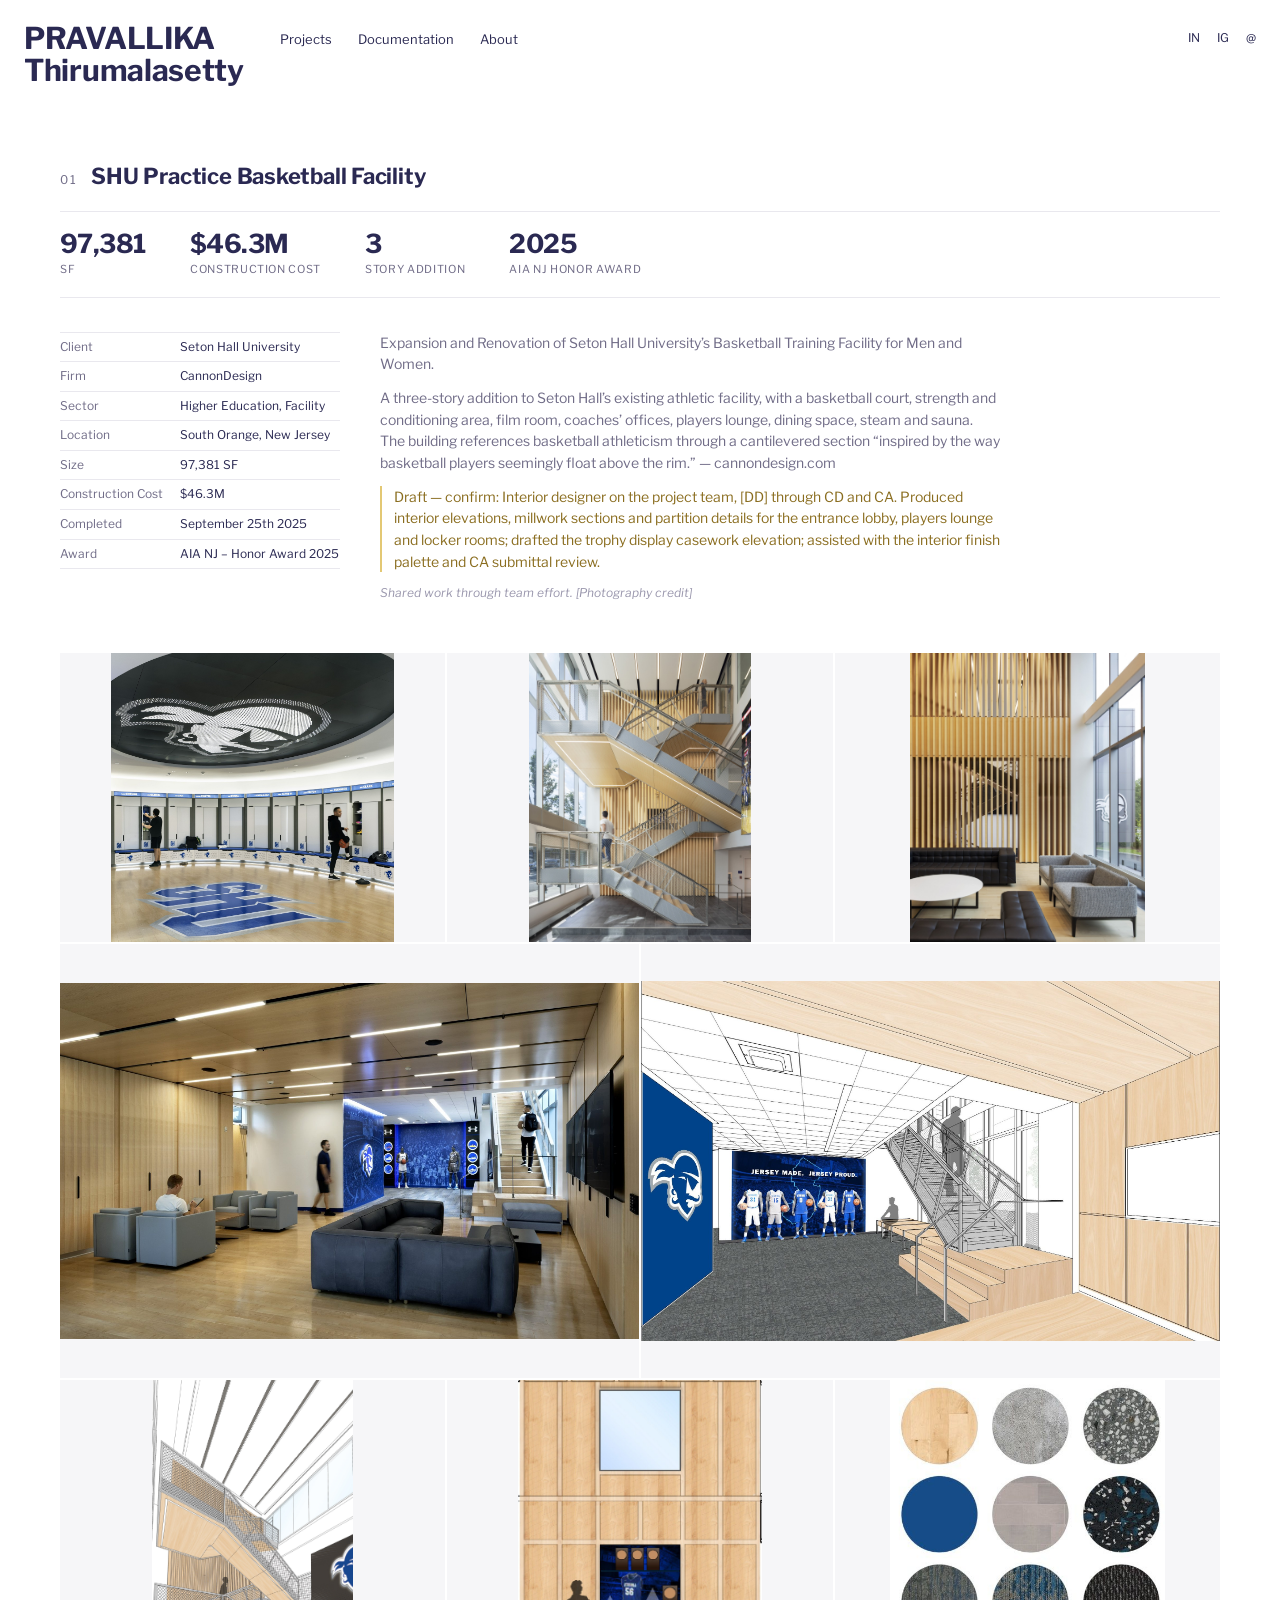
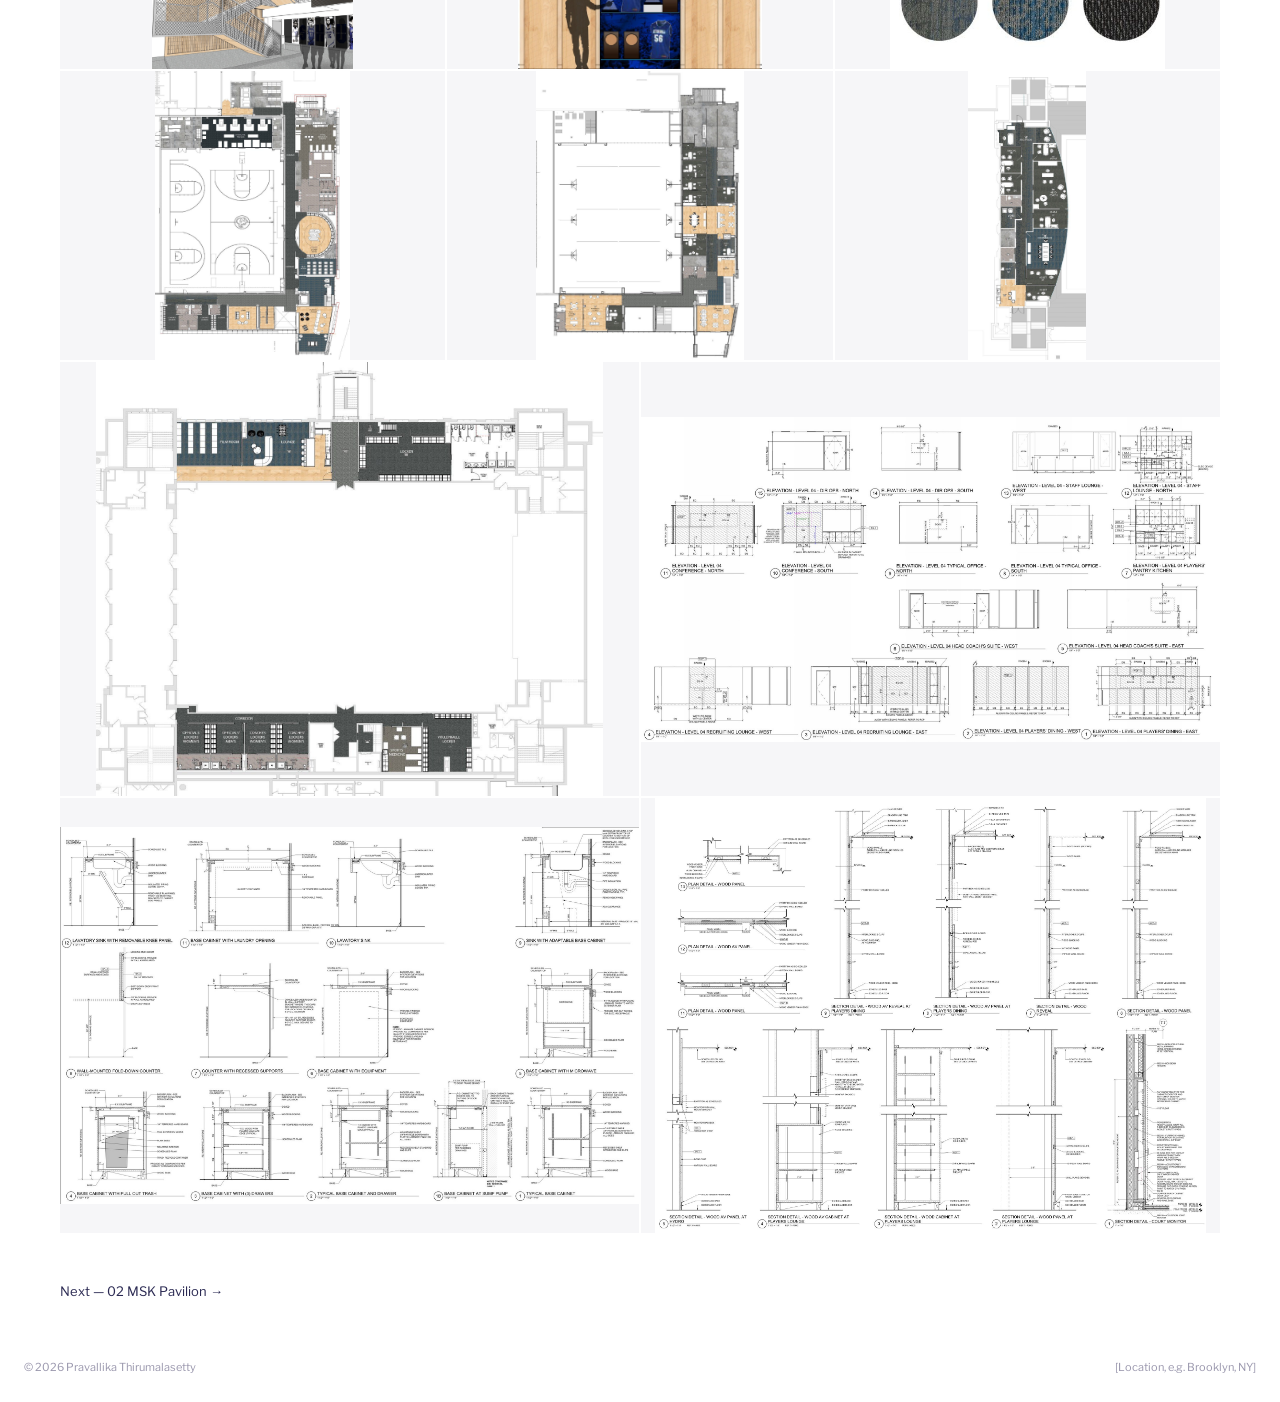
<file: work/seton-hall.html>
<!doctype html>
<html lang="en">
<head>
<meta charset="utf-8">
<meta name="viewport" content="width=device-width, initial-scale=1">
<title>SHU Practice Basketball Facility — Pravallika Thirumalasetty</title>
<link rel="preconnect" href="https://fonts.googleapis.com">
<link href="https://fonts.googleapis.com/css2?family=Libre+Franklin:wght@400;500;700&display=swap" rel="stylesheet">
<link rel="stylesheet" href="../assets/css/site.css">
</head>
<body>
<header class="hd">
  <a class="logo" href="../index.html">PRAVALLIKA<br>Thirumalasetty</a>
  <nav class="nav">
    <a href="../index.html">Projects</a>
    <a href="../documentation.html">Documentation</a>
    <a href="../about.html">About</a>
  </nav>
  <div class="soc">
    <a href="https://www.linkedin.com/in/tpravallika/" target="_blank" rel="noopener" aria-label="LinkedIn">in</a>
    <a href="https://www.instagram.com/tpravallika" target="_blank" rel="noopener" aria-label="Instagram">ig</a>
    <a href="mailto:pravallika309@gmail.com" aria-label="Email">@</a>
  </div>
</header>
<main class="main">
<article class="proj">
  <div class="ph-title"><span class="num">01</span><h1>SHU Practice Basketball Facility</h1></div>
  <div class="stats"><div><b>97,381</b><span>SF</span></div><div><b>$46.3M</b><span>construction cost</span></div><div><b>3</b><span>story addition</span></div><div><b>2025</b><span>AIA NJ Honor Award</span></div></div>
  <div class="info">
    <dl class="meta"><div><dt>Client</dt><dd>Seton Hall University</dd></div><div><dt>Firm</dt><dd>CannonDesign</dd></div><div><dt>Sector</dt><dd>Higher Education, Facility</dd></div><div><dt>Location</dt><dd>South Orange, New Jersey</dd></div><div><dt>Size</dt><dd>97,381 SF</dd></div><div><dt>Construction Cost</dt><dd>$46.3M</dd></div><div><dt>Completed</dt><dd>September 25th 2025</dd></div><div><dt>Award</dt><dd>AIA NJ – Honor Award 2025</dd></div></dl>
    <div class="txt"><p>Expansion and Renovation of Seton Hall University’s Basketball Training Facility for Men and Women.</p><p>A three-story addition to Seton Hall’s existing athletic facility, with a basketball court, strength and conditioning area, film room, coaches’ offices, players lounge, dining space, steam and sauna. The building references basketball athleticism through a cantilevered section “inspired by the way basketball players seemingly float above the rim.” — cannondesign.com</p><p class="draft">Draft — confirm: Interior designer on the project team, [DD] through CD and CA. Produced interior elevations, millwork sections and partition details for the entrance lobby, players lounge and locker rooms; drafted the trophy display casework elevation; assisted with the interior finish palette and CA submittal review.</p><p class="credit">Shared work through team effort. [Photography credit]</p></div>
  </div>
  <div class="g"><a class="z s1" href="../assets/img/seton-hall/01.jpg"><img src="../assets/img/seton-hall/01.jpg" alt="SHU Practice Basketball Facility — 01" loading="eager"></a><a class="z s1" href="../assets/img/seton-hall/02.jpg"><img src="../assets/img/seton-hall/02.jpg" alt="SHU Practice Basketball Facility — 02" loading="lazy"></a><a class="z s1" href="../assets/img/seton-hall/03.jpg"><img src="../assets/img/seton-hall/03.jpg" alt="SHU Practice Basketball Facility — 03" loading="lazy"></a><a class="z s2" href="../assets/img/seton-hall/04.jpg"><img src="../assets/img/seton-hall/04.jpg" alt="SHU Practice Basketball Facility — 04" loading="lazy"></a><a class="z s2" href="../assets/img/seton-hall/05.jpg"><img src="../assets/img/seton-hall/05.jpg" alt="SHU Practice Basketball Facility — 05" loading="lazy"></a><a class="z s1" href="../assets/img/seton-hall/06.jpg"><img src="../assets/img/seton-hall/06.jpg" alt="SHU Practice Basketball Facility — 06" loading="lazy"></a><a class="z s1" href="../assets/img/seton-hall/07.jpg"><img src="../assets/img/seton-hall/07.jpg" alt="SHU Practice Basketball Facility — 07" loading="lazy"></a><a class="z s1" href="../assets/img/seton-hall/08.jpg"><img src="../assets/img/seton-hall/08.jpg" alt="SHU Practice Basketball Facility — 08" loading="lazy"></a><a class="z s1" href="../assets/img/seton-hall/09.jpg"><img src="../assets/img/seton-hall/09.jpg" alt="SHU Practice Basketball Facility — 09" loading="lazy"></a><a class="z s1" href="../assets/img/seton-hall/10.jpg"><img src="../assets/img/seton-hall/10.jpg" alt="SHU Practice Basketball Facility — 10" loading="lazy"></a><a class="z s1" href="../assets/img/seton-hall/11.jpg"><img src="../assets/img/seton-hall/11.jpg" alt="SHU Practice Basketball Facility — 11" loading="lazy"></a><a class="z s2" href="../assets/img/seton-hall/12.jpg"><img src="../assets/img/seton-hall/12.jpg" alt="SHU Practice Basketball Facility — 12" loading="lazy"></a><a class="z s2" href="../assets/img/seton-hall/13.jpg"><img src="../assets/img/seton-hall/13.jpg" alt="SHU Practice Basketball Facility — 13" loading="lazy"></a><a class="z s2" href="../assets/img/seton-hall/14.jpg"><img src="../assets/img/seton-hall/14.jpg" alt="SHU Practice Basketball Facility — 14" loading="lazy"></a><a class="z s2" href="../assets/img/seton-hall/15.jpg"><img src="../assets/img/seton-hall/15.jpg" alt="SHU Practice Basketball Facility — 15" loading="lazy"></a></div>
  <a class="next" href="msk-pavilion.html">Next — 02 MSK Pavilion →</a>
</article>
</main>
<footer class="ft"><span>© 2026 Pravallika Thirumalasetty</span><span>[Location, e.g. Brooklyn, NY]</span></footer>
<div class="lb" id="lb" hidden><img alt=""><button aria-label="Close">×</button></div>
<script>
(function(){var lb=document.getElementById('lb'),im=lb.querySelector('img');
document.querySelectorAll('.g a.z').forEach(function(a){a.addEventListener('click',function(e){e.preventDefault();im.src=a.href;lb.hidden=false;document.body.style.overflow='hidden';});});
function close(){lb.hidden=true;im.src='';document.body.style.overflow='';}
lb.addEventListener('click',close);document.addEventListener('keydown',function(e){if(e.key==='Escape')close();});})();
</script>
</body>
</html>
</file>
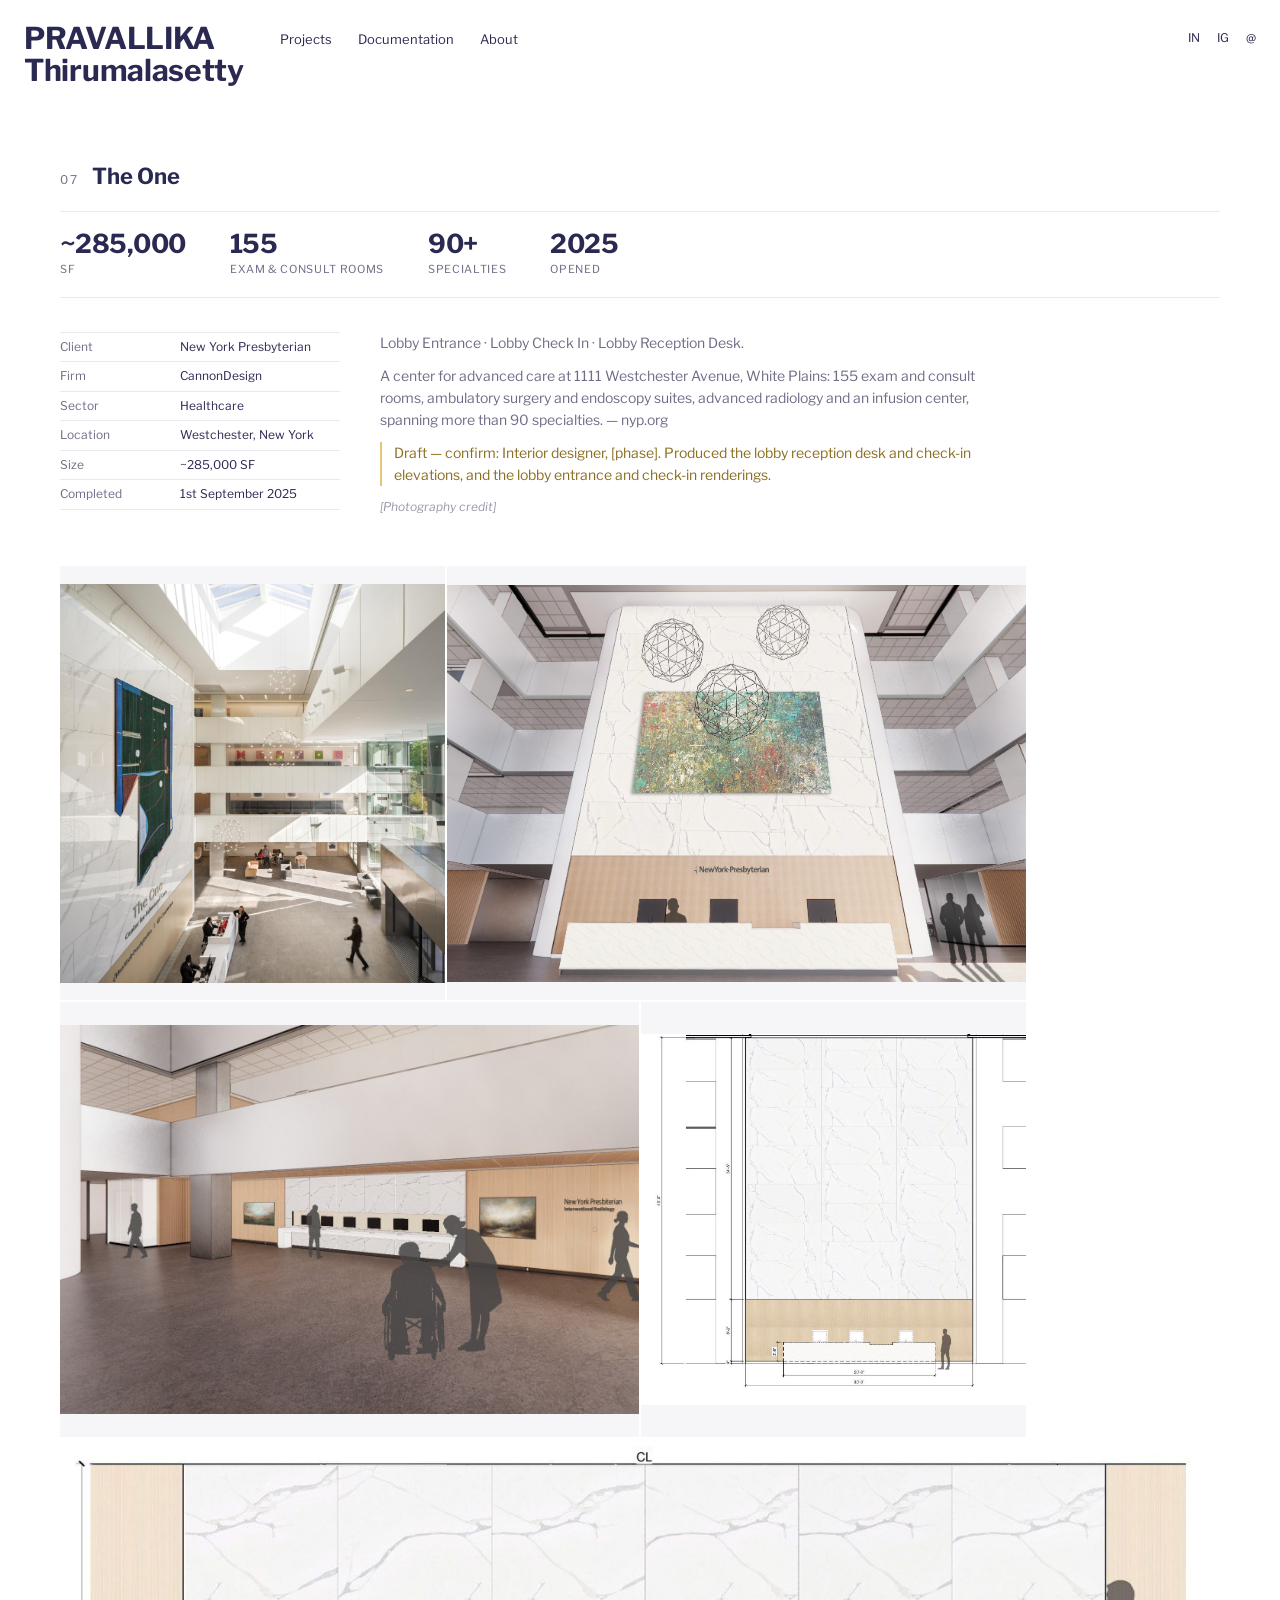
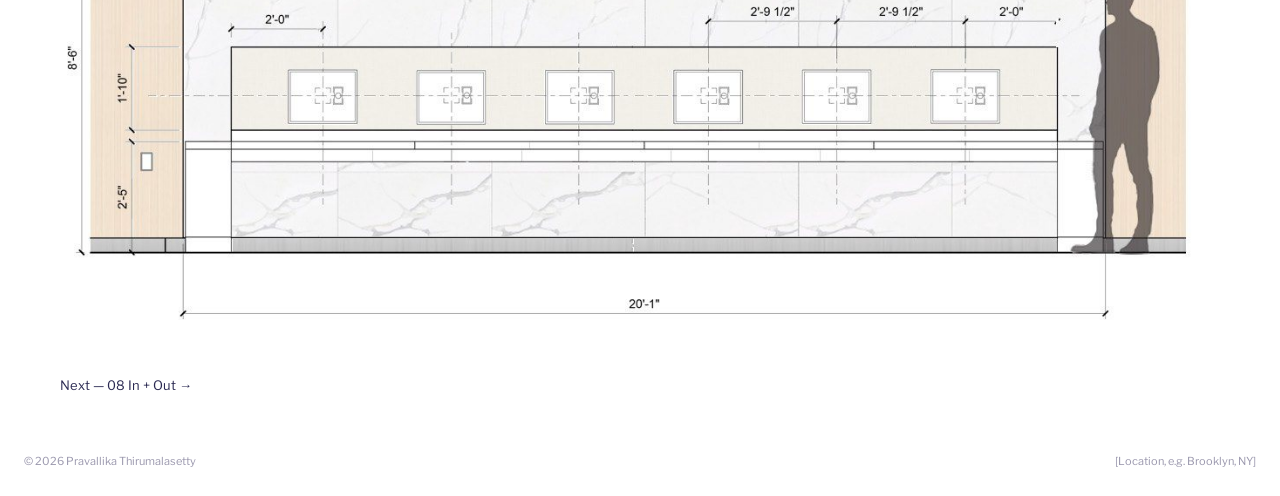
<file: work/the-one.html>
<!doctype html>
<html lang="en">
<head>
<meta charset="utf-8">
<meta name="viewport" content="width=device-width, initial-scale=1">
<title>The One — Pravallika Thirumalasetty</title>
<link rel="preconnect" href="https://fonts.googleapis.com">
<link href="https://fonts.googleapis.com/css2?family=Libre+Franklin:wght@400;500;700&display=swap" rel="stylesheet">
<link rel="stylesheet" href="../assets/css/site.css">
</head>
<body>
<header class="hd">
  <a class="logo" href="../index.html">PRAVALLIKA<br>Thirumalasetty</a>
  <nav class="nav">
    <a href="../index.html">Projects</a>
    <a href="../documentation.html">Documentation</a>
    <a href="../about.html">About</a>
  </nav>
  <div class="soc">
    <a href="https://www.linkedin.com/in/tpravallika/" target="_blank" rel="noopener" aria-label="LinkedIn">in</a>
    <a href="https://www.instagram.com/tpravallika" target="_blank" rel="noopener" aria-label="Instagram">ig</a>
    <a href="mailto:pravallika309@gmail.com" aria-label="Email">@</a>
  </div>
</header>
<main class="main">
<article class="proj">
  <div class="ph-title"><span class="num">07</span><h1>The One</h1></div>
  <div class="stats"><div><b>~285,000</b><span>SF</span></div><div><b>155</b><span>exam &amp; consult rooms</span></div><div><b>90+</b><span>specialties</span></div><div><b>2025</b><span>opened</span></div></div>
  <div class="info">
    <dl class="meta"><div><dt>Client</dt><dd>New York Presbyterian</dd></div><div><dt>Firm</dt><dd>CannonDesign</dd></div><div><dt>Sector</dt><dd>Healthcare</dd></div><div><dt>Location</dt><dd>Westchester, New York</dd></div><div><dt>Size</dt><dd>~285,000 SF</dd></div><div><dt>Completed</dt><dd>1st September 2025</dd></div></dl>
    <div class="txt"><p>Lobby Entrance · Lobby Check In · Lobby Reception Desk.</p><p>A center for advanced care at 1111 Westchester Avenue, White Plains: 155 exam and consult rooms, ambulatory surgery and endoscopy suites, advanced radiology and an infusion center, spanning more than 90 specialties. — nyp.org</p><p class="draft">Draft — confirm: Interior designer, [phase]. Produced the lobby reception desk and check-in elevations, and the lobby entrance and check-in renderings.</p><p class="credit">[Photography credit]</p></div>
  </div>
  <div class="g"><a class="z s1" href="../assets/img/the-one/01.jpg"><img src="../assets/img/the-one/01.jpg" alt="The One — 01" loading="eager"></a><a class="z s2" href="../assets/img/the-one/02.jpg"><img src="../assets/img/the-one/02.jpg" alt="The One — 02" loading="lazy"></a><a class="z s2" href="../assets/img/the-one/03.jpg"><img src="../assets/img/the-one/03.jpg" alt="The One — 03" loading="lazy"></a><a class="z s1" href="../assets/img/the-one/04.jpg"><img src="../assets/img/the-one/04.jpg" alt="The One — 04" loading="lazy"></a><a class="z s3" href="../assets/img/the-one/05.jpg"><img src="../assets/img/the-one/05.jpg" alt="The One — 05" loading="lazy"></a></div>
  <a class="next" href="in-out.html">Next — 08 In + Out →</a>
</article>
</main>
<footer class="ft"><span>© 2026 Pravallika Thirumalasetty</span><span>[Location, e.g. Brooklyn, NY]</span></footer>
<div class="lb" id="lb" hidden><img alt=""><button aria-label="Close">×</button></div>
<script>
(function(){var lb=document.getElementById('lb'),im=lb.querySelector('img');
document.querySelectorAll('.g a.z').forEach(function(a){a.addEventListener('click',function(e){e.preventDefault();im.src=a.href;lb.hidden=false;document.body.style.overflow='hidden';});});
function close(){lb.hidden=true;im.src='';document.body.style.overflow='';}
lb.addEventListener('click',close);document.addEventListener('keydown',function(e){if(e.key==='Escape')close();});})();
</script>
</body>
</html>
</file>
<file: assets/css/site.css>
:root{--ink:#2a2952;--txt:#706c87;--bg:#fff;--line:#e9e8ee;--gap:2px}
*{box-sizing:border-box}
html,body{margin:0;background:var(--bg);color:var(--txt);font:14px/1.55 "Libre Franklin","Helvetica Neue",Helvetica,Arial,sans-serif;-webkit-font-smoothing:antialiased}
a{color:var(--ink);text-decoration:none}
img{display:block;max-width:100%}
.hd{display:flex;align-items:flex-start;gap:28px;padding:22px 24px 8px;flex-wrap:wrap}
.logo{font-weight:700;font-size:30px;line-height:1.08;letter-spacing:-.01em;color:var(--ink);margin-right:8px}
.nav{display:flex;gap:26px;padding-top:7px;font-size:13px}
.nav a:hover{text-decoration:underline}
.soc{margin-left:auto;display:flex;gap:16px;padding-top:7px;font-size:12px;letter-spacing:.04em;text-transform:uppercase}
.main{padding:64px 60px 40px;max-width:1440px;margin:0 auto}
/* home grid */
.grid{display:grid;grid-template-columns:repeat(3,1fr);gap:22px var(--gap)}
.card .ph{display:block;aspect-ratio:4/3;overflow:hidden;background:#f2f1f5}
.card img{width:100%;height:100%;object-fit:cover;transition:transform .5s ease}
.card:hover img{transform:scale(1.03)}
.card .cap{display:block;text-align:center;font-size:11px;padding:8px 6px 0;color:var(--txt)}
/* project */
.ph-title{display:flex;align-items:baseline;gap:14px;margin:0 0 26px}
.ph-title .num{font-size:12px;letter-spacing:.14em;color:var(--txt)}
.ph-title h1{font-size:22px;font-weight:700;color:var(--ink);margin:0;letter-spacing:-.01em}
.info{display:grid;grid-template-columns:280px 1fr;gap:40px;margin-bottom:38px;max-width:1100px}
.meta{margin:0;font-size:12px}
.meta div{display:grid;grid-template-columns:110px 1fr;gap:10px;padding:5px 0;border-top:1px solid var(--line)}
.meta div:last-child{border-bottom:1px solid var(--line)}
.meta dt{margin:0;color:var(--txt)}.meta dd{margin:0;color:var(--ink)}
.txt p{margin:0 0 12px;max-width:62ch}
.gap,.credit,[class=gap]{color:#b04a4a}
.draft{color:#8a6d1f;border-left:2px solid #e3c874;padding-left:12px}
.stats{display:flex;flex-wrap:wrap;gap:0 44px;margin:-8px 0 34px;padding:14px 0;border-top:1px solid var(--line);border-bottom:1px solid var(--line)}
.stats div{display:flex;flex-direction:column;padding:4px 0}
.stats b{font-size:26px;font-weight:700;color:var(--ink);letter-spacing:-.02em;line-height:1.1}
.stats span{font-size:11px;letter-spacing:.06em;text-transform:uppercase;color:var(--txt);margin-top:3px}
.glance{display:flex;flex-wrap:wrap;gap:0 44px;margin:0 0 28px}
.glance div{display:flex;flex-direction:column}.glance b{font-size:26px;font-weight:700;color:var(--ink);line-height:1.1}.glance span{font-size:11px;letter-spacing:.06em;text-transform:uppercase;margin-top:3px}
.credit{font-size:12px;font-style:italic;color:#9a97ad}
.lede{margin:-10px 0 30px;max-width:62ch}
.g{display:grid;grid-template-columns:repeat(6,1fr);grid-auto-flow:dense;gap:var(--gap)}
.g a{display:block;overflow:hidden;background:#f6f6f8}
.g a.s1{grid-column:span 2}.g a.s2{grid-column:span 3}.g a.s3{grid-column:span 6}
.g img{width:100%;height:100%;object-fit:contain;aspect-ratio:4/3}
.g a.s3 img{aspect-ratio:auto}
.next{display:block;margin:48px 0 0;font-size:13px}
.docsec{margin:0 0 44px}.docsec h2{font-size:13px;font-weight:500;letter-spacing:.06em;text-transform:uppercase;margin:0 0 10px}
.about .info{grid-template-columns:1fr 320px}
.sig{width:280px;margin:-10px 0 22px}
.ft{display:flex;justify-content:space-between;padding:18px 24px 26px;font-size:11px;color:#9a97ad}
.lb[hidden]{display:none}
.lb{position:fixed;inset:0;background:rgba(255,255,255,.96);display:flex;align-items:center;justify-content:center;z-index:9;cursor:zoom-out}
.lb img{max-width:96vw;max-height:94vh;object-fit:contain}
.lb button{position:absolute;top:14px;right:18px;font-size:30px;border:0;background:none;color:var(--ink);cursor:pointer}
@media (max-width:900px){.main{padding:36px 16px 30px}.grid{grid-template-columns:repeat(2,1fr)}.info{grid-template-columns:1fr;gap:20px}.about .info{grid-template-columns:1fr}
 .g{grid-template-columns:repeat(2,1fr)}.g a.s1,.g a.s2{grid-column:span 1}.g a.s3{grid-column:span 2}.logo{font-size:24px}.nav{gap:16px}.soc{width:100%;margin-left:0;padding-top:0}}
@media (max-width:560px){.grid{grid-template-columns:1fr}}
</file>
